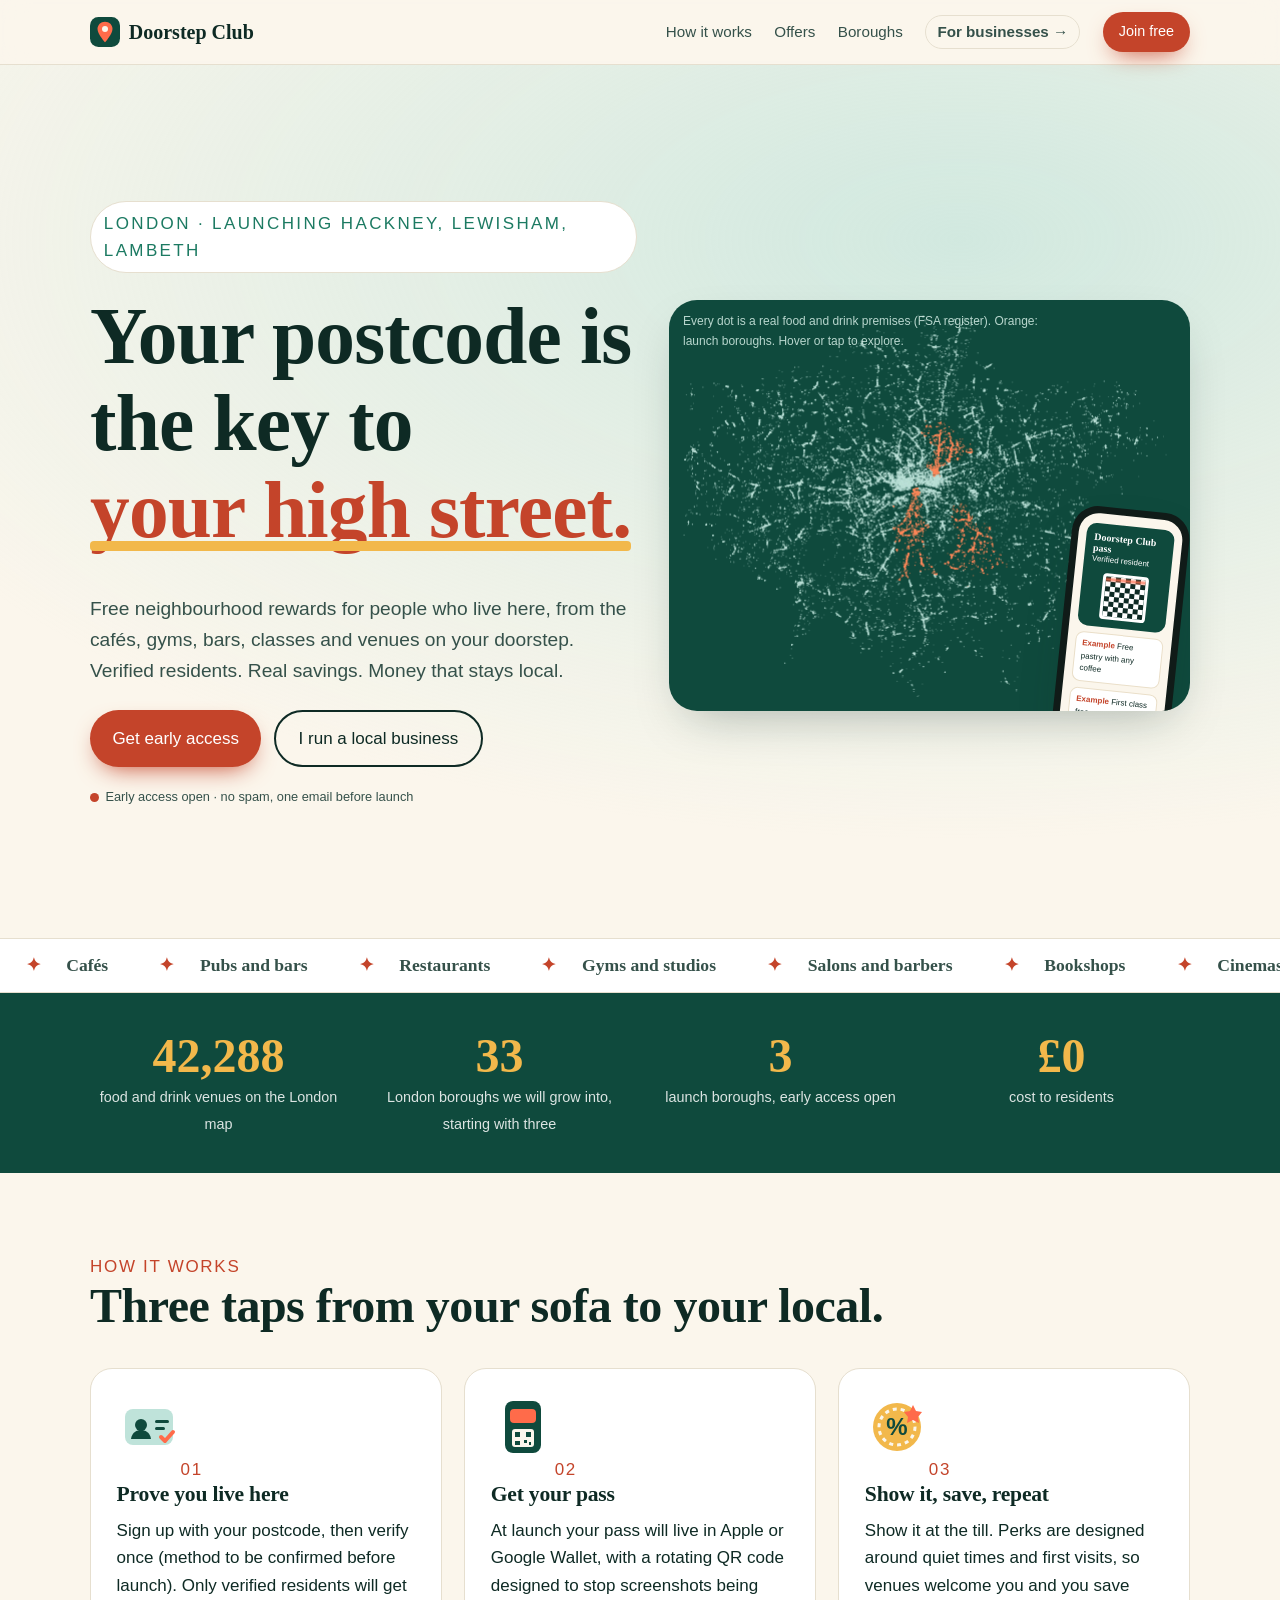
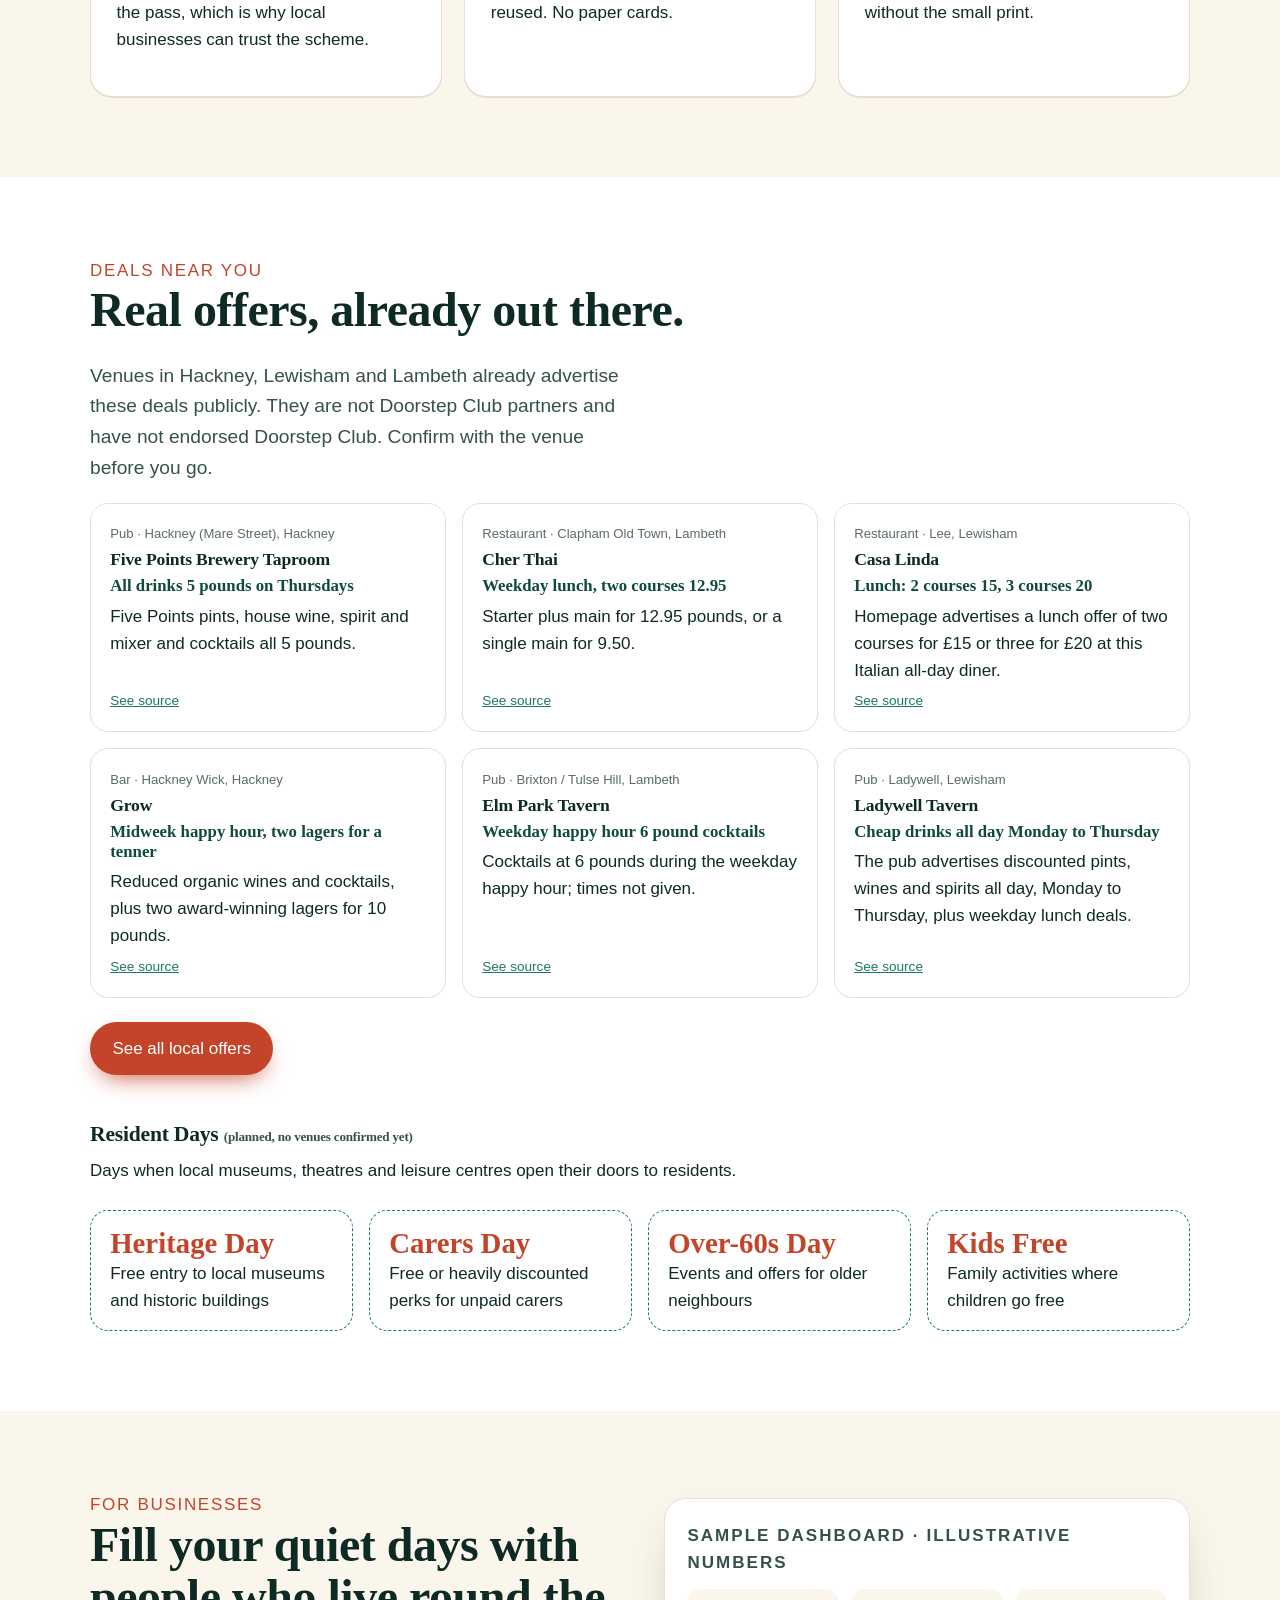
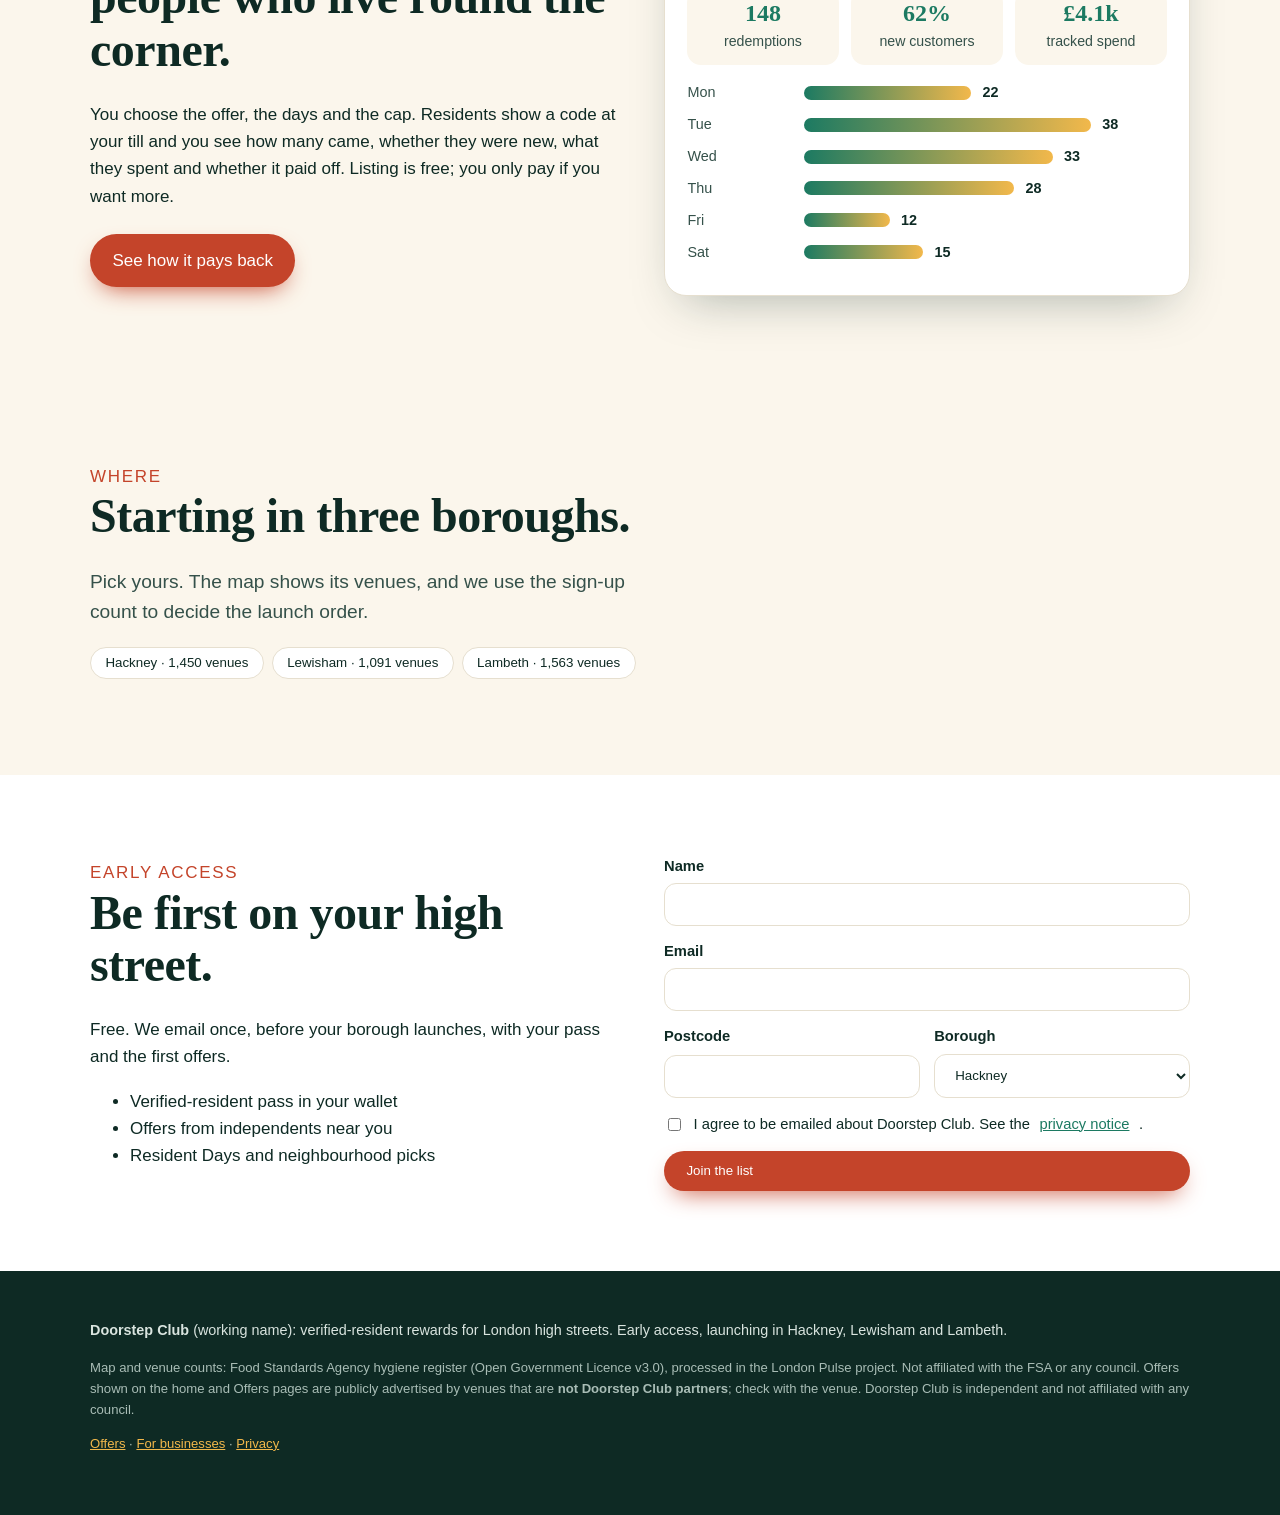
<file: site/index.html>
<!DOCTYPE html>
<html lang="en-GB">
<head>
<meta charset="utf-8">
<meta name="viewport" content="width=device-width,initial-scale=1">
<title>Doorstep Club: free rewards for London residents, from your own high street</title>
<meta name="description" content="Verified-resident rewards from local businesses. Launching in Hackney, Lewisham and Lambeth.">
<meta property="og:title" content="Doorstep Club: free rewards for London residents, from your own high street"><meta property="og:description" content="Verified-resident rewards from local businesses. Launching in Hackney, Lewisham and Lambeth."><meta property="og:type" content="website">

<meta name="theme-color" content="#0f4a3d">
<meta property="og:image" content="https://cloudcruncher.github.io/london-locals/img/og.png"><meta name="twitter:card" content="summary_large_image">
<link rel="icon" href="img/favicon.svg" type="image/svg+xml">
<link rel="stylesheet" href="css/style.css">
</head>
<body class="res">
<a class="sr" href="#main">Skip to content</a>
<header class="top"><div class="wrap">
<a class="logo" href="index.html" aria-label="Doorstep Club home"><svg viewBox="0 0 32 32" aria-hidden="true"><rect width="32" height="32" rx="9" fill="#0f4a3d"/><path d="M16 5c-4.6 0-8 3.4-8 7.8 0 5.3 8 14.2 8 14.2s8-8.9 8-14.2C24 8.4 20.6 5 16 5z" fill="#ff6b4a"/><circle cx="16" cy="12.8" r="3.2" fill="#fbf6ec"/></svg>Doorstep Club</a>
<nav class="main" aria-label="Main"><a class="hide-sm" href="index.html#how">How it works</a><a href="offers.html">Offers</a><a href="index.html#boroughs">Boroughs</a><a class="aud" href="business.html">For businesses &rarr;</a><a class="btn sm" href="index.html#join">Join free</a></nav>
</div></header>

<main id="main">
<section class="hero"><div class="wrap">
<div>
<span class="eyebrow">London &middot; launching Hackney, Lewisham, Lambeth</span>
<h1>Your postcode is the key to <em>your high street.</em></h1>
<p class="lead">Free neighbourhood rewards for people who live here, from the cafés, gyms, bars, classes and venues on your doorstep. Verified residents. Real savings. Money that stays local.</p>
<div class="cta"><a class="btn" href="#join">Get early access</a><a class="btn alt" href="business.html">I run a local business</a></div>
<span class="badge-live">Early access open &middot; no spam, one email before launch</span>
</div>
<div class="mapbox" >
<canvas id="map" role="img" aria-label="Animated dot map of every food and drink premises in London"></canvas>
<div class="tip" id="tip"></div>
<div class="mapnote">Every dot is a real food and drink premises (FSA register). Orange: launch boroughs. Hover or tap to explore.</div>
<div class="phone" aria-hidden="true"><div class="scr"><div class="pass"><b>Doorstep Club pass</b>Verified resident<div class="qr"></div></div><div class="mini"><i>Example</i> Free pastry with any coffee</div><div class="mini"><i>Example</i> First class free</div><div class="mini"><i>Example</i> 2-for-1 Tuesdays</div></div></div>
</div>
</div></section>
<div class="marquee" aria-hidden="true"><div><span>Cafés</span><span>Pubs and bars</span><span>Restaurants</span><span>Gyms and studios</span><span>Salons and barbers</span><span>Bookshops</span><span>Cinemas and theatres</span><span>Classes and workshops</span><span>Markets</span><span>Cafés</span><span>Pubs and bars</span><span>Restaurants</span><span>Gyms and studios</span><span>Salons and barbers</span><span>Bookshops</span><span>Cinemas and theatres</span><span>Classes and workshops</span><span>Markets</span></div></div>
<div class="stats"><div class="wrap">
<div><b data-count="42399">0</b><span>food and drink venues on the London map</span></div>
<div><b data-count="33">0</b><span>London boroughs we will grow into, starting with three</span></div>
<div><b data-count="3">0</b><span>launch boroughs, early access open</span></div>
<div><b data-pre="£" data-count="0">£0</b><span>cost to residents</span></div>
</div></div>

<section id="how"><div class="wrap">
<span class="num">HOW IT WORKS</span><h2 class="reveal">Three taps from your sofa to your local.</h2>
<div class="steps">
<div class="card reveal"><svg class="ico" viewBox="0 0 64 64" aria-hidden="true"><rect x="8" y="14" width="48" height="36" rx="8" fill="#bfe3da"/><circle cx="24" cy="30" r="6" fill="#0f4a3d"/><path d="M14 44c1-7 6-9 10-9s9 2 10 9z" fill="#0f4a3d"/><rect x="38" y="25" width="14" height="3" rx="1.5" fill="#0f4a3d"/><rect x="38" y="32" width="10" height="3" rx="1.5" fill="#0f4a3d"/><path d="M44 42l4 4 8-9" stroke="#ff6b4a" stroke-width="4" fill="none" stroke-linecap="round" stroke-linejoin="round"/></svg><span class="num">01</span><h3>Prove you live here</h3><p>Sign up with your postcode, then verify once (method to be confirmed before launch). Only verified residents will get the pass, which is why local businesses can trust the scheme.</p></div>
<div class="card reveal"><svg class="ico" viewBox="0 0 64 64" aria-hidden="true"><rect x="14" y="6" width="36" height="52" rx="8" fill="#0f4a3d"/><rect x="19" y="14" width="26" height="14" rx="4" fill="#ff6b4a"/><rect x="21" y="34" width="22" height="18" rx="3" fill="#fbf6ec"/><path d="M24 37h5v5h-5zM35 37h5v5h-5zM24 46h5v4h-5zM33 45h3v3h-3zM38 47h2v3h-2z" fill="#0f4a3d"/></svg><span class="num">02</span><h3>Get your pass</h3><p>At launch your pass will live in Apple or Google Wallet, with a rotating QR code designed to stop screenshots being reused. No paper cards.</p></div>
<div class="card reveal"><svg class="ico" viewBox="0 0 64 64" aria-hidden="true"><circle cx="32" cy="32" r="24" fill="#f2b84b"/><circle cx="32" cy="32" r="18" fill="none" stroke="#fbf6ec" stroke-width="3" stroke-dasharray="4 4"/><text x="32" y="40" text-anchor="middle" font-size="24" font-weight="700" font-family="Georgia" fill="#0f4a3d">%</text><path d="M48 10l3 6 6 1-4 5 1 6-6-3-6 3 1-6-4-5 6-1z" fill="#ff6b4a"/></svg><span class="num">03</span><h3>Show it, save, repeat</h3><p>Show it at the till. Perks are designed around quiet times and first visits, so venues welcome you and you save without the small print.</p></div>
</div></div></section>

<section id="offers" style="background:var(--paper)"><div class="wrap">
<span class="num">DEALS NEAR YOU</span><h2 class="reveal">Real offers, already out there.</h2>
<p class="lead">Venues in Hackney, Lewisham and Lambeth already advertise these deals publicly. They are not Doorstep Club partners and have not endorsed Doorstep Club. Confirm with the venue before you go.</p>
<div class="dir" id="teaser" aria-live="polite"></div>
<p style="margin-top:1.5rem"><a class="btn" href="offers.html">See all local offers</a></p>
<h3 style="margin-top:3rem">Resident Days <span class="fine">(planned, no venues confirmed yet)</span></h3>
<p>Days when local museums, theatres and leisure centres open their doors to residents.</p>
<div class="days">
<div class="day reveal"><b>Heritage Day</b>Free entry to local museums and historic buildings</div>
<div class="day reveal"><b>Carers Day</b>Free or heavily discounted perks for unpaid carers</div>
<div class="day reveal"><b>Over-60s Day</b>Events and offers for older neighbours</div>
<div class="day reveal"><b>Kids Free</b>Family activities where children go free</div>
</div>
</div></section>

<section><div class="wrap split">
<div>
<span class="num">FOR BUSINESSES</span><h2 class="reveal">Fill your quiet days with people who live round the corner.</h2>
<p>You choose the offer, the days and the cap. Residents show a code at your till and you see how many came, whether they were new, what they spent and whether it paid off. Listing is free; you only pay if you want more.</p>
<div class="cta"><a class="btn" href="business.html">See how it pays back</a></div>
</div>
<div class="dash reveal">
<h4>Sample dashboard &middot; illustrative numbers</h4>
<div class="kpis"><div><b>148</b><small>redemptions</small></div><div><b>62%</b><small>new customers</small></div><div><b>£4.1k</b><small>tracked spend</small></div></div>
<div class="bar"><span>Mon</span><i data-w="35"></i><b>22</b></div>
<div class="bar"><span>Tue</span><i data-w="60"></i><b>38</b></div>
<div class="bar"><span>Wed</span><i data-w="52"></i><b>33</b></div>
<div class="bar"><span>Thu</span><i data-w="44"></i><b>28</b></div>
<div class="bar"><span>Fri</span><i data-w="18"></i><b>12</b></div>
<div class="bar"><span>Sat</span><i data-w="25"></i><b>15</b></div>
</div>
</div></section>

<section id="boroughs"><div class="wrap">
<span class="num">WHERE</span><h2 class="reveal">Starting in three boroughs.</h2>
<p class="lead">Pick yours. The map shows its venues, and we use the sign-up count to decide the launch order.</p>
<div class="chips" id="bchips" role="group" aria-label="Borough"></div>
</div></section>

<section id="join" style="background:var(--paper)"><div class="wrap split">
<div><span class="num">EARLY ACCESS</span><h2>Be first on your high street.</h2><p>Free. We email once, before your borough launches, with your pass and the first offers.</p>
<ul><li>Verified-resident pass in your wallet</li><li>Offers from independents near you</li><li>Resident Days and neighbourhood picks</li></ul></div>
<form class="f" data-signup="resident" novalidate>
<label>Name<input name="name" autocomplete="name" required></label>
<label>Email<input name="email" type="email" autocomplete="email" required></label>
<div class="row"><label>Postcode<input name="postcode" autocomplete="postal-code" required></label>
<label>Borough<select name="borough" id="bsel"><option>Hackney</option><option>Lewisham</option><option>Lambeth</option><option>Another London borough</option></select></label></div>
<input name="website" tabindex="-1" autocomplete="off" style="position:absolute;left:-9999px" aria-hidden="true">
<label style="font-weight:400;display:flex;gap:.6rem"><input type="checkbox" name="consent" required style="width:auto">I agree to be emailed about Doorstep Club. See the <a href="privacy.html">privacy notice</a>.</label>
<button class="btn" type="submit">Join the list</button>
<div class="msg" role="status"></div>
</form>
</div></section>
</main>
<script src="config.js"></script>
<script src="js/model.js"></script>
<script src="js/map.js"></script>
<script src="js/main.js"></script>
<script src="js/teaser.js"></script>
<script>
(async()=>{
  const meta=await fetch('data/boroughs.json').then(r=>r.json()), M=LocalsModel;
  const chips=document.getElementById('bchips'),sel=document.getElementById('bsel');
  LOCALS.LAUNCH_BOROUGHS.forEach(n=>{const b=meta.boroughs.find(x=>x.name===n),c=document.createElement('button');c.type='button';c.className='chip';c.setAttribute('aria-pressed','false');
    c.textContent=n+' \u00b7 '+b.venues.toLocaleString('en-GB')+' venues';
    c.onclick=()=>{chips.querySelectorAll('.chip').forEach(x=>x.setAttribute('aria-pressed','false'));c.setAttribute('aria-pressed','true');sel.value=n;window.highlightBorough&&highlightBorough(n);document.querySelector('.hero').scrollIntoView({behavior:matchMedia('(prefers-reduced-motion: reduce)').matches?'auto':'smooth'})};chips.appendChild(c)});
})();
</script>
<footer><div class="wrap">
<p><b>Doorstep Club</b> (working name): verified-resident rewards for London high streets. Early access, launching in Hackney, Lewisham and Lambeth.</p>
<p class="fine">Map and venue counts: Food Standards Agency hygiene register (Open Government Licence v3.0), processed in the London Pulse project. Not affiliated with the FSA or any council. Offers shown on the home and Offers pages are publicly advertised by venues that are <b>not Doorstep Club partners</b>; check with the venue. Doorstep Club is independent and not affiliated with any council.</p>
<p class="fine"><a href="offers.html">Offers</a> &middot; <a href="business.html">For businesses</a> &middot; <a href="privacy.html">Privacy</a></p>
</div></footer>
</body></html>
</file>
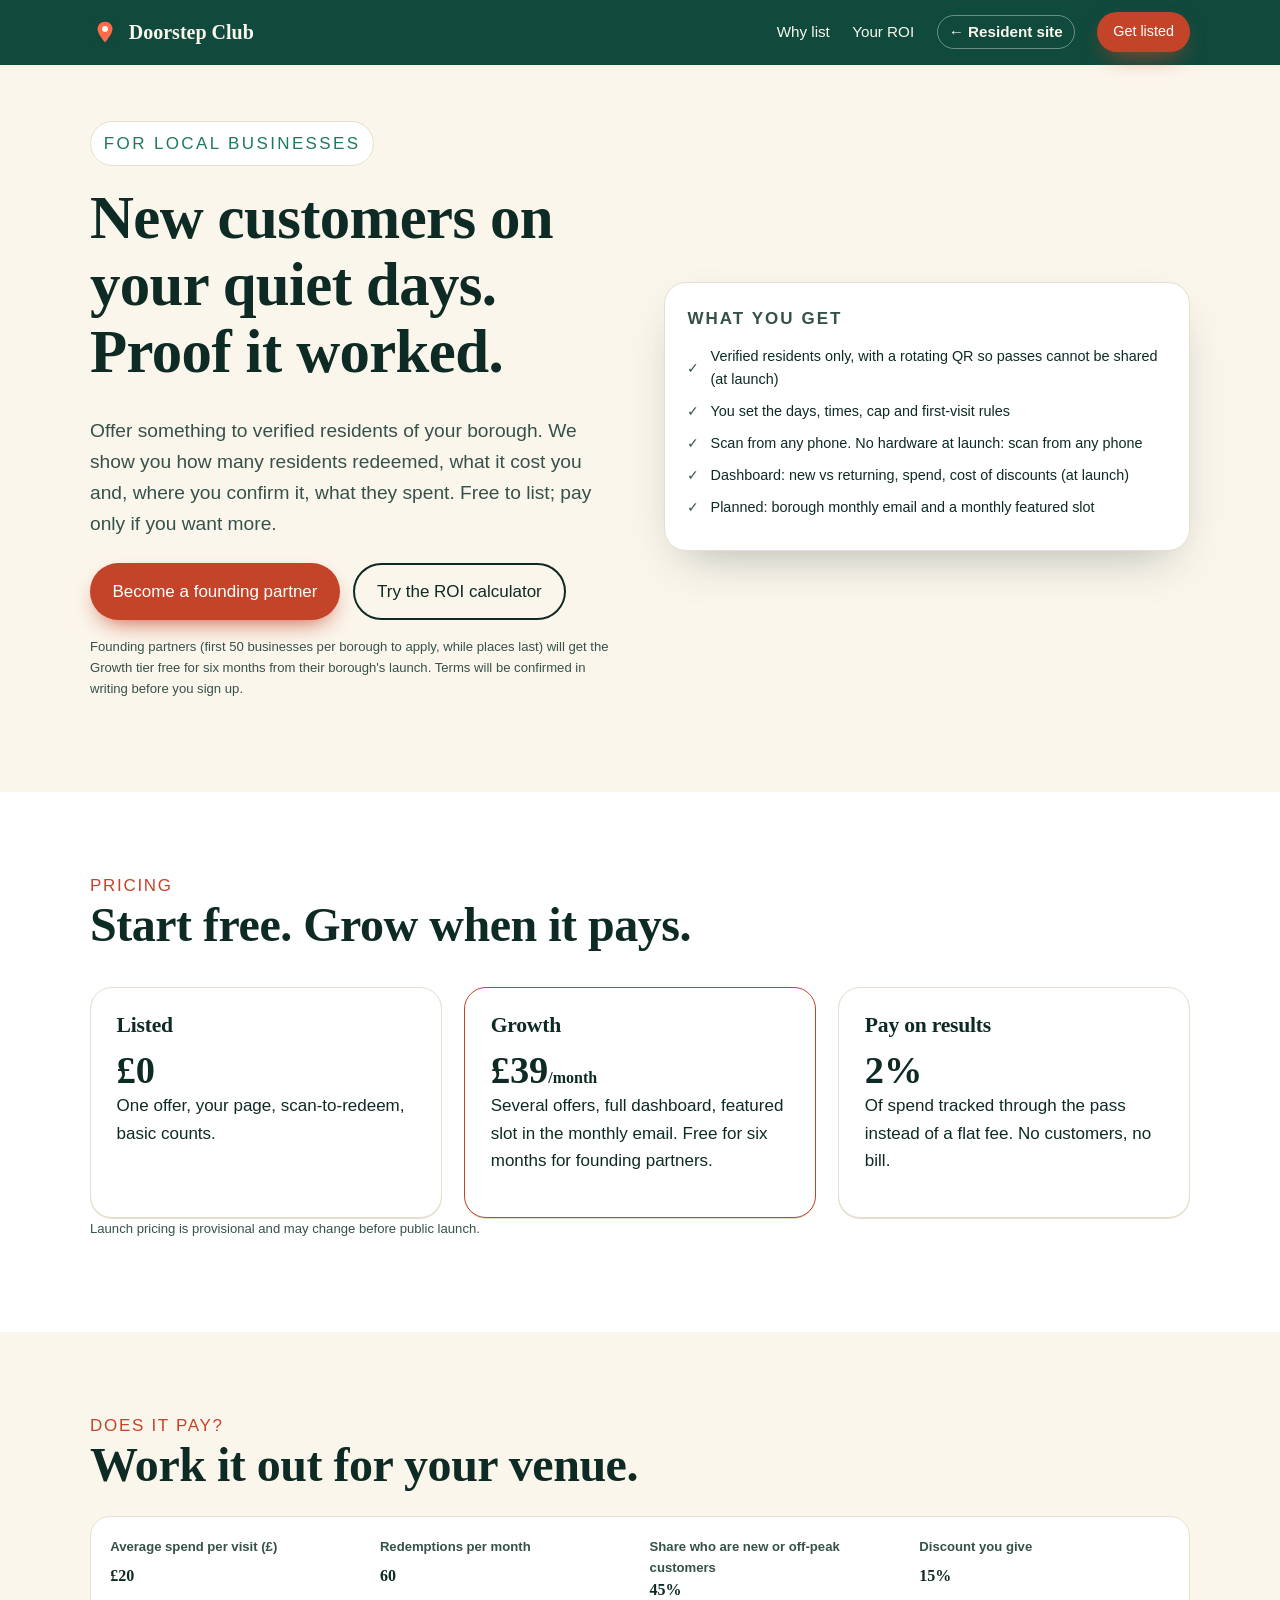
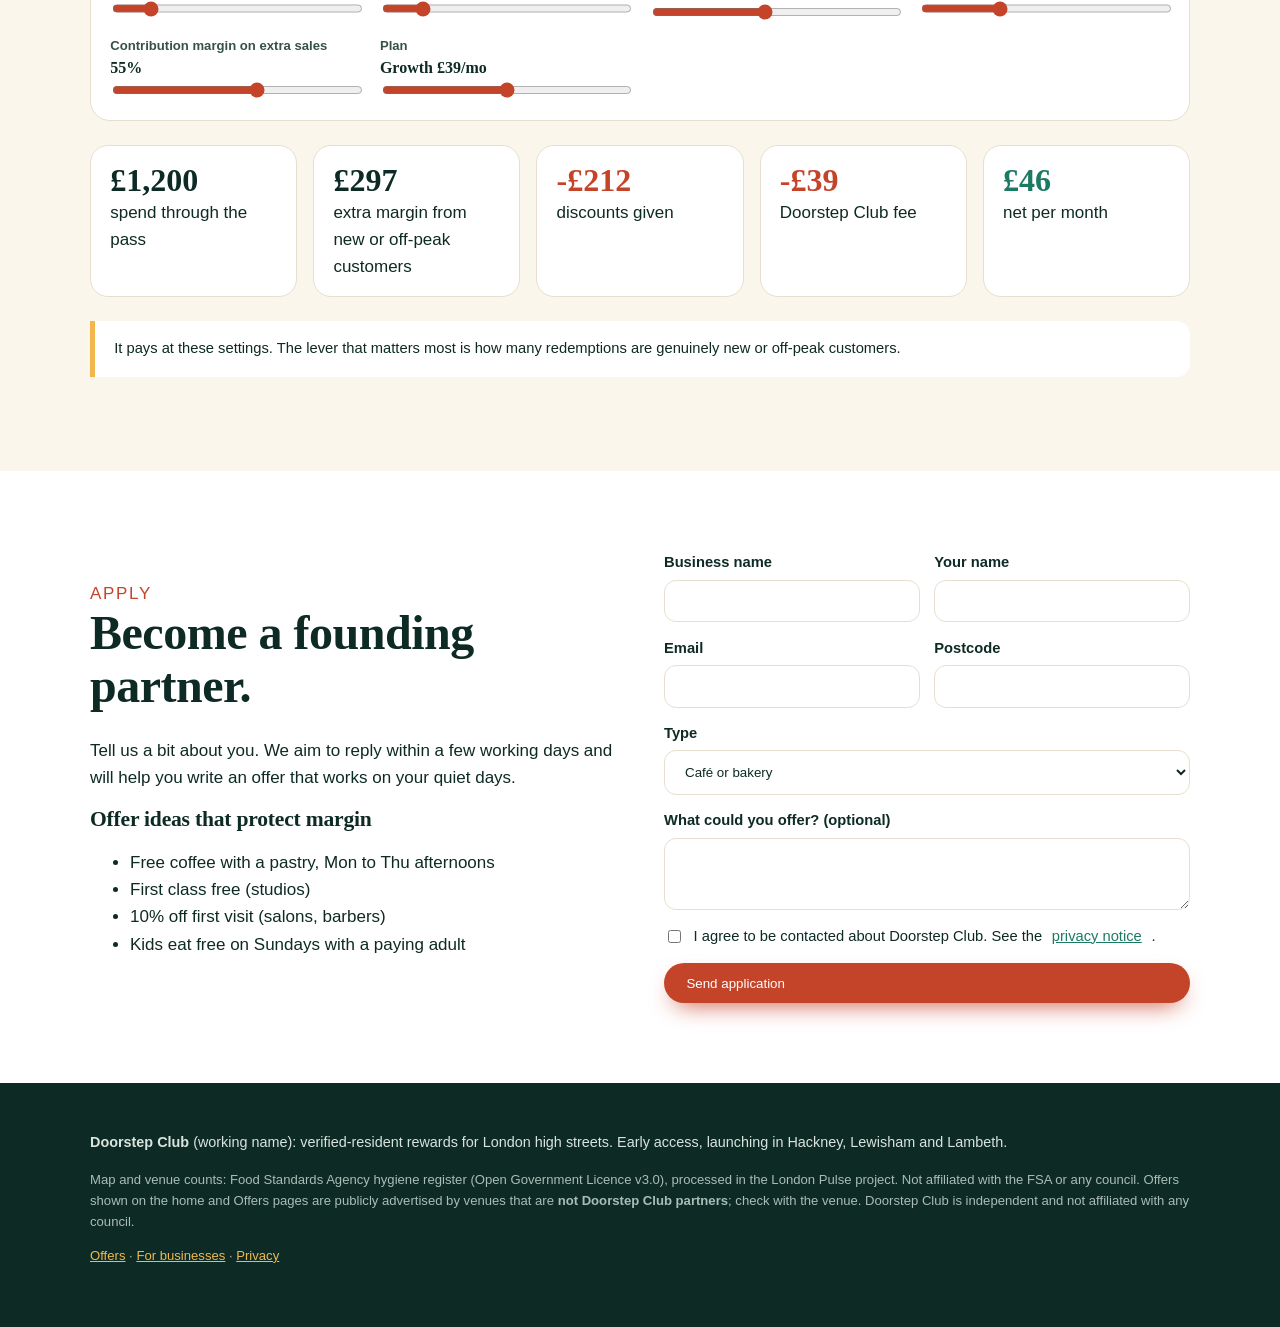
<file: site/business.html>
<!DOCTYPE html>
<html lang="en-GB">
<head>
<meta charset="utf-8">
<meta name="viewport" content="width=device-width,initial-scale=1">
<title>Doorstep Club for businesses: new local customers, with proof</title>
<meta name="description" content="Offer deals to verified residents of your borough and see exactly what it earns you.">
<meta property="og:title" content="Doorstep Club for businesses: new local customers, with proof"><meta property="og:description" content="Offer deals to verified residents of your borough and see exactly what it earns you."><meta property="og:type" content="website">

<meta name="theme-color" content="#0f4a3d">
<meta property="og:image" content="https://cloudcruncher.github.io/london-locals/img/og.png"><meta name="twitter:card" content="summary_large_image">
<link rel="icon" href="img/favicon.svg" type="image/svg+xml">
<link rel="stylesheet" href="css/style.css">
</head>
<body class="biz">
<a class="sr" href="#main">Skip to content</a>
<header class="top"><div class="wrap">
<a class="logo" href="index.html" aria-label="Doorstep Club home"><svg viewBox="0 0 32 32" aria-hidden="true"><rect width="32" height="32" rx="9" fill="#0f4a3d"/><path d="M16 5c-4.6 0-8 3.4-8 7.8 0 5.3 8 14.2 8 14.2s8-8.9 8-14.2C24 8.4 20.6 5 16 5z" fill="#ff6b4a"/><circle cx="16" cy="12.8" r="3.2" fill="#fbf6ec"/></svg>Doorstep Club</a>
<nav class="main" aria-label="Main"><a href="business.html">Why list</a><a href="business.html#roi">Your ROI</a><a class="aud" href="index.html">&larr; Resident site</a><a class="btn sm" href="business.html#apply">Get listed</a></nav>
</div></header>

<main id="main">
<section style="padding-top:3.5rem"><div class="wrap split">
<div>
<span class="eyebrow">For local businesses</span>
<h1 style="font-size:clamp(2.2rem,5vw,3.8rem)">New customers on your quiet days. Proof it worked.</h1>
<p class="lead">Offer something to verified residents of your borough. We show you how many residents redeemed, what it cost you and, where you confirm it, what they spent. Free to list; pay only if you want more.</p>
<div class="cta"><a class="btn" href="#apply">Become a founding partner</a><a class="btn alt" href="#roi">Try the ROI calculator</a></div>
<p class="fine">Founding partners (first 50 businesses per borough to apply, while places last) will get the Growth tier free for six months from their borough's launch. Terms will be confirmed in writing before you sign up.</p>
</div>
<div class="dash"><h4>What you get</h4>
<div class="bar"><span style="width:auto">&#10003;</span> Verified residents only, with a rotating QR so passes cannot be shared (at launch)</div>
<div class="bar"><span style="width:auto">&#10003;</span> You set the days, times, cap and first-visit rules</div>
<div class="bar"><span style="width:auto">&#10003;</span> Scan from any phone. No hardware at launch: scan from any phone</div>
<div class="bar"><span style="width:auto">&#10003;</span> Dashboard: new vs returning, spend, cost of discounts (at launch)</div>
<div class="bar"><span style="width:auto">&#10003;</span> Planned: borough monthly email and a monthly featured slot</div></div>
</div></section>

<section style="background:var(--paper)"><div class="wrap">
<span class="num">PRICING</span><h2>Start free. Grow when it pays.</h2>
<div class="steps">
<div class="card"><h3>Listed</h3><div class="big" style="font:700 2.4rem Georgia,serif">£0</div><p>One offer, your page, scan-to-redeem, basic counts.</p></div>
<div class="card" style="border-color:var(--coral)"><h3>Growth</h3><div class="big" style="font:700 2.4rem Georgia,serif">£39<small style="font-size:1rem">/month</small></div><p>Several offers, full dashboard, featured slot in the monthly email. Free for six months for founding partners.</p></div>
<div class="card"><h3>Pay on results</h3><div class="big" style="font:700 2.4rem Georgia,serif">2%</div><p>Of spend tracked through the pass instead of a flat fee. No customers, no bill.</p></div>
</div>
<p class="fine">Launch pricing is provisional and may change before public launch.</p>
</div></section>

<section id="roi"><div class="wrap">
<span class="num">DOES IT PAY?</span><h2>Work it out for your venue.</h2>
<div class="ctl" id="roictl"></div>
<div class="hl" id="roiout"></div>
<p class="note" id="roinote"></p>
</div></section>

<section id="apply" style="background:var(--paper)"><div class="wrap split">
<div><span class="num">APPLY</span><h2>Become a founding partner.</h2><p>Tell us a bit about you. We aim to reply within a few working days and will help you write an offer that works on your quiet days.</p>
<h3>Offer ideas that protect margin</h3><ul><li>Free coffee with a pastry, Mon to Thu afternoons</li><li>First class free (studios)</li><li>10% off first visit (salons, barbers)</li><li>Kids eat free on Sundays with a paying adult</li></ul></div>
<form class="f" data-signup="business" novalidate>
<div class="row"><label>Business name<input name="business" required></label><label>Your name<input name="name" required></label></div>
<div class="row"><label>Email<input name="email" type="email" required></label><label>Postcode<input name="postcode" required></label></div>
<label>Type<select name="type"><option>Café or bakery</option><option>Restaurant or takeaway</option><option>Pub or bar</option><option>Gym or studio</option><option>Salon or barber</option><option>Shop</option><option>Venue or attraction</option><option>Other</option></select></label>
<label>What could you offer? (optional)<textarea name="offer" rows="3"></textarea></label>
<input name="website" tabindex="-1" autocomplete="off" style="position:absolute;left:-9999px" aria-hidden="true">
<label style="font-weight:400;display:flex;gap:.6rem"><input type="checkbox" name="consent" required style="width:auto">I agree to be contacted about Doorstep Club. See the <a href="privacy.html">privacy notice</a>.</label>
<button class="btn" type="submit">Send application</button><div class="msg" role="status"></div>
</form>
</div></section>
</main>
<script src="config.js"></script>
<script src="js/main.js"></script>
<script>
(()=>{
 const f=[['avg','Average spend per visit (£)',5,120,1,20,v=>'£'+v],['vis','Redemptions per month',5,400,5,60,v=>v],['neu','Share who are new or off-peak customers',0,100,1,45,v=>v+'%'],['dis','Discount you give',0,50,1,15,v=>v+'%'],['mar','Contribution margin on extra sales',20,80,1,55,v=>v+'%'],['fee','Plan',0,2,1,1,v=>['Listed (free)','Growth £39/mo','Pay 2% of tracked spend'][v]]];
 const c=document.getElementById('roictl'),S={};
 f.forEach(([id,l,mn,mx,st,d,fmt])=>{S[id]=d;const e=document.createElement('label');e.innerHTML=`${l}<output></output><input type="range" min="${mn}" max="${mx}" step="${st}" value="${d}">`;c.appendChild(e);
  const o=e.querySelector('output'),i=e.querySelector('input');const u=()=>{S[id]=+i.value;o.textContent=fmt(S[id]);calc()};i.oninput=u;o.textContent=fmt(d)});
 function calc(){
  const spend=S.vis*S.avg, listPrice=S.avg/(1-S.dis/100), disc=S.vis*(listPrice-S.avg);
  const extra=spend*S.neu/100*S.mar/100, fee=S.fee==1?39:S.fee==2?spend*.02:0, net=extra-disc-fee;
  const g=n=>(n<0?'-':'')+'£'+Math.round(Math.abs(n)).toLocaleString('en-GB');
  document.getElementById('roiout').innerHTML=`<div><b>${g(spend)}</b>spend through the pass</div><div><b>${g(extra)}</b>extra margin from new or off-peak customers</div><div><b class="neg">-${g(disc)}</b>discounts given</div><div><b class="neg">-${g(fee)}</b>Doorstep Club fee</div><div><b class="${net>=0?'pos':'neg'}">${g(net)}</b>net per month</div>`;
  document.getElementById('roinote').textContent=net>=0?'It pays at these settings. The lever that matters most is how many redemptions are genuinely new or off-peak customers.':'It does not pay at these settings. Lower the discount, restrict to quiet times or first visits, or only count customers you would not have had anyway.';
 }
 calc();
})();
</script>
<footer><div class="wrap">
<p><b>Doorstep Club</b> (working name): verified-resident rewards for London high streets. Early access, launching in Hackney, Lewisham and Lambeth.</p>
<p class="fine">Map and venue counts: Food Standards Agency hygiene register (Open Government Licence v3.0), processed in the London Pulse project. Not affiliated with the FSA or any council. Offers shown on the home and Offers pages are publicly advertised by venues that are <b>not Doorstep Club partners</b>; check with the venue. Doorstep Club is independent and not affiliated with any council.</p>
<p class="fine"><a href="offers.html">Offers</a> &middot; <a href="business.html">For businesses</a> &middot; <a href="privacy.html">Privacy</a></p>
</div></footer>
</body></html>
</file>
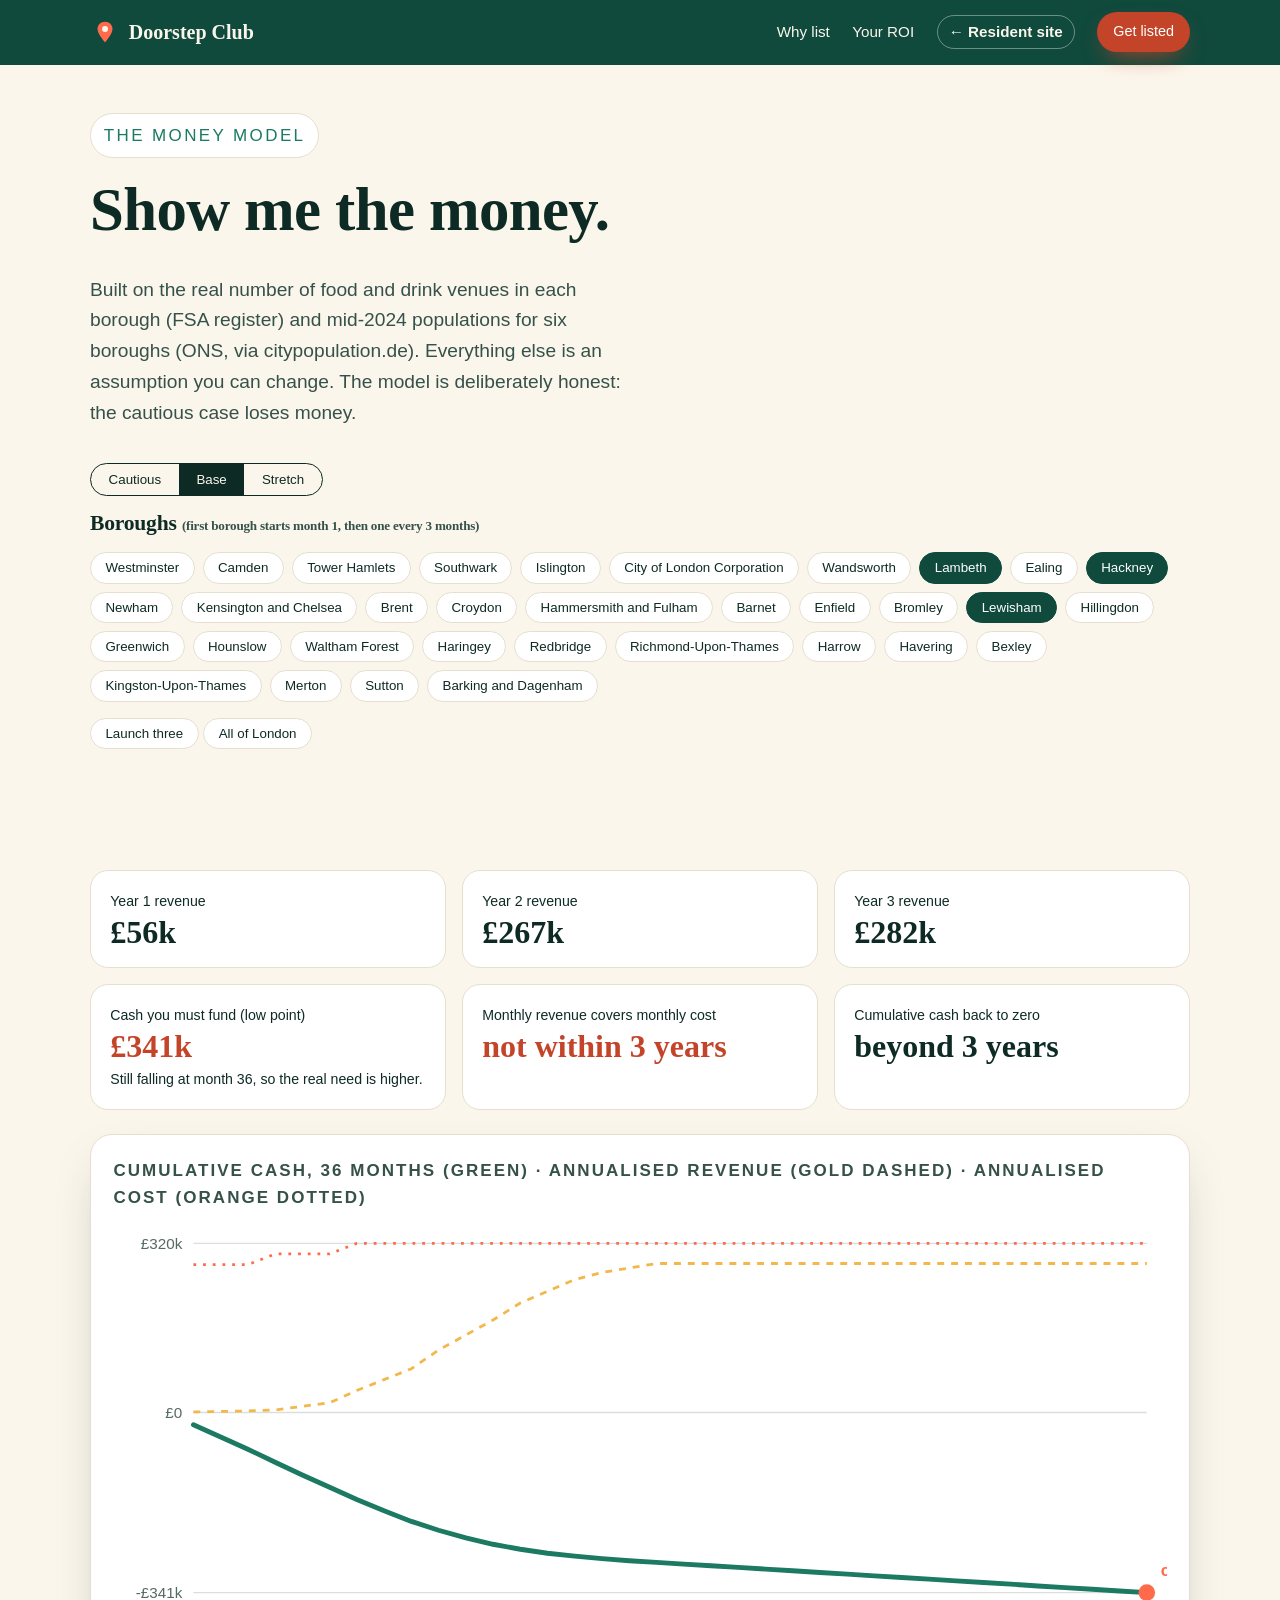
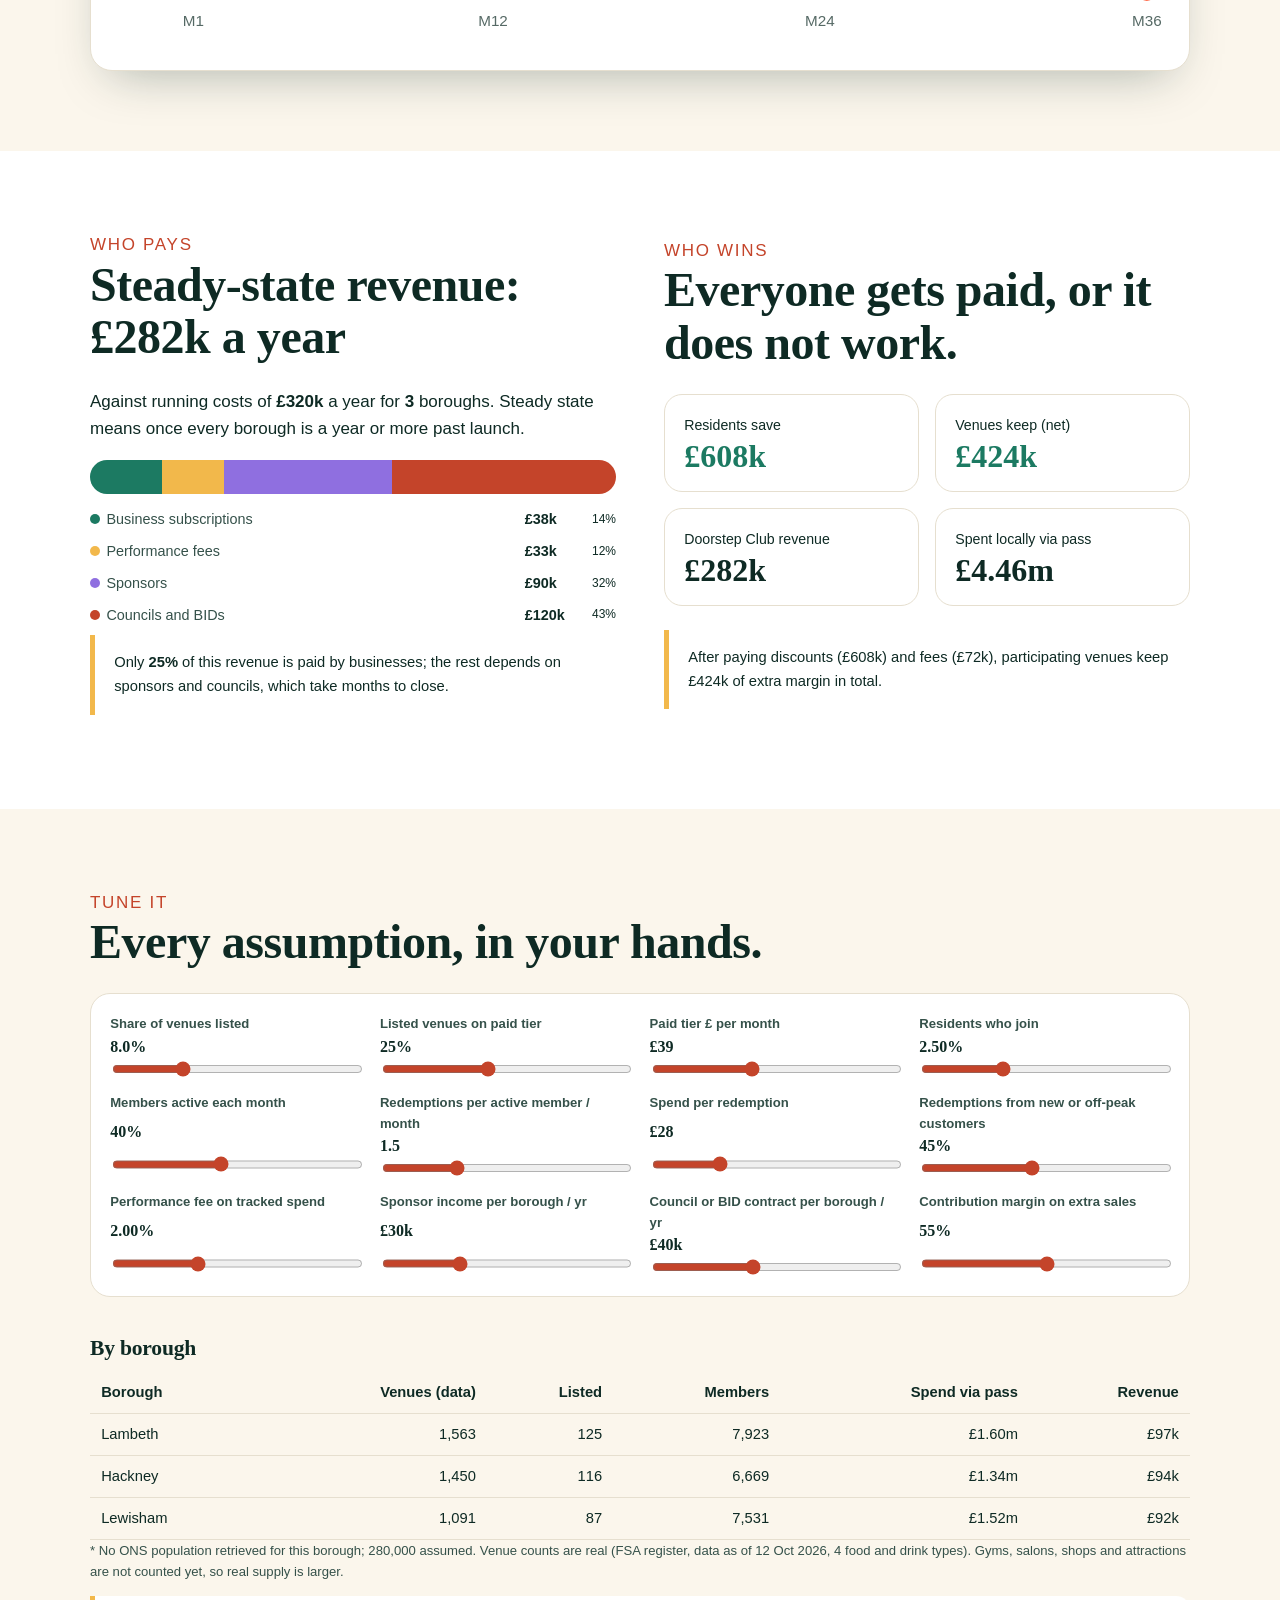
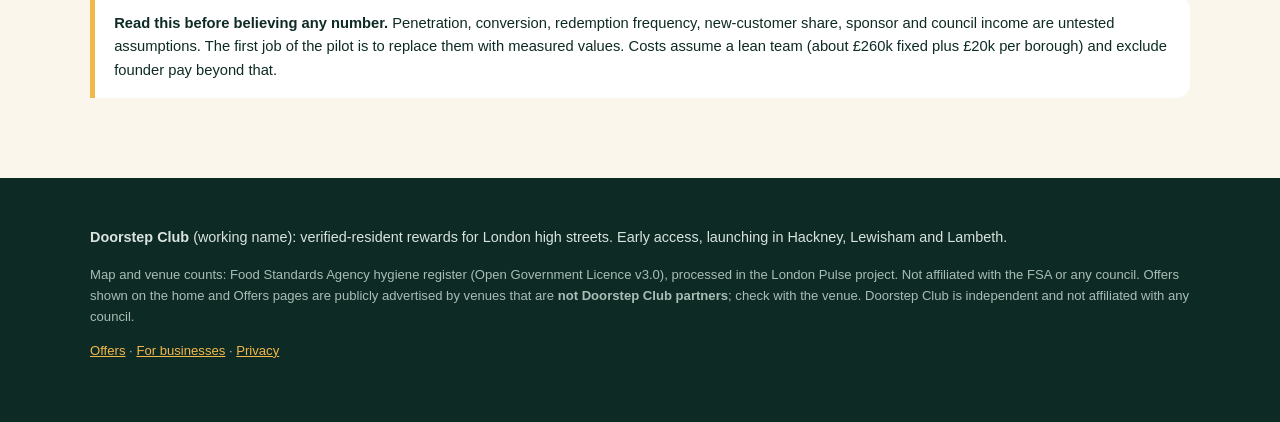
<file: site/money.html>
<!DOCTYPE html>
<html lang="en-GB">
<head>
<meta charset="utf-8">
<meta name="viewport" content="width=device-width,initial-scale=1">
<title>Doorstep Club: the money model</title>
<meta name="description" content="Partner briefing: modelled business case built on real London venue data.">
<meta property="og:title" content="Doorstep Club: the money model"><meta property="og:description" content="Partner briefing: modelled business case built on real London venue data."><meta property="og:type" content="website">
<meta name="robots" content="noindex">
<meta name="theme-color" content="#0f4a3d">
<meta property="og:image" content="https://cloudcruncher.github.io/london-locals/img/og.png"><meta name="twitter:card" content="summary_large_image">
<link rel="icon" href="img/favicon.svg" type="image/svg+xml">
<link rel="stylesheet" href="css/style.css">
</head>
<body class="biz">
<a class="sr" href="#main">Skip to content</a>
<header class="top"><div class="wrap">
<a class="logo" href="index.html" aria-label="Doorstep Club home"><svg viewBox="0 0 32 32" aria-hidden="true"><rect width="32" height="32" rx="9" fill="#0f4a3d"/><path d="M16 5c-4.6 0-8 3.4-8 7.8 0 5.3 8 14.2 8 14.2s8-8.9 8-14.2C24 8.4 20.6 5 16 5z" fill="#ff6b4a"/><circle cx="16" cy="12.8" r="3.2" fill="#fbf6ec"/></svg>Doorstep Club</a>
<nav class="main" aria-label="Main"><a href="business.html">Why list</a><a href="business.html#roi">Your ROI</a><a class="aud" href="index.html">&larr; Resident site</a><a class="btn sm" href="business.html#apply">Get listed</a></nav>
</div></header>

<main id="main">
<section style="padding-top:3rem"><div class="wrap">
<span class="eyebrow">The money model</span>
<h1 style="font-size:clamp(2.2rem,5vw,3.8rem)">Show me the money.</h1>
<p class="lead">Built on the real number of food and drink venues in each borough (FSA register) and mid-2024 populations for six boroughs (ONS, via citypopulation.de). Everything else is an assumption you can change. The model is deliberately honest: the cautious case loses money.</p>
<div class="seg" role="group" aria-label="Scenario"><button data-s="cautious" aria-pressed="false">Cautious</button><button data-s="base" aria-pressed="true">Base</button><button data-s="stretch" aria-pressed="false">Stretch</button></div>
<h3>Boroughs <small class="fine">(first borough starts month 1, then one every 3 months)</small></h3>
<div class="chips" id="chips"></div>
<p><button class="chip" id="launch3" type="button">Launch three</button> <button class="chip" id="allLondon" type="button">All of London</button></p>
</div></section>

<section style="padding-top:0"><div class="wrap">
<div class="hl three">
<div><small>Year 1 revenue</small><b id="y1">&hellip;</b></div>
<div><small>Year 2 revenue</small><b id="y2">&hellip;</b></div>
<div><small>Year 3 revenue</small><b id="y3">&hellip;</b></div>
<div><small>Cash you must fund (low point)</small><b id="peak" class="neg">&hellip;</b><small id="peakNote"></small></div>
<div><small>Monthly revenue covers monthly cost</small><b id="be">&hellip;</b></div>
<div><small>Cumulative cash back to zero</small><b id="payback">&hellip;</b></div>
</div>
<div class="dash"><h4>Cumulative cash, 36 months (green) &middot; annualised revenue (gold dashed) &middot; annualised cost (orange dotted)</h4><div id="chart"></div></div>
</div></section>

<section style="background:var(--paper)"><div class="wrap split">
<div><span class="num">WHO PAYS</span><h2>Steady-state revenue: <span id="rev"></span> a year</h2><p>Against running costs of <b id="cost"></b> a year for <b id="nb"></b> boroughs. Steady state means once every borough is a year or more past launch.</p>
<div id="streams"></div><p class="note" id="mix"></p></div>
<div><span class="num">WHO WINS</span><h2>Everyone gets paid, or it does not work.</h2>
<div class="hl" style="grid-template-columns:1fr 1fr">
<div><small>Residents save</small><b id="w_res" class="pos">&hellip;</b></div>
<div><small>Venues keep (net)</small><b id="w_biz">&hellip;</b></div>
<div><small>Doorstep Club revenue</small><b id="w_us">&hellip;</b></div>
<div><small>Spent locally via pass</small><b id="w_track">&hellip;</b></div>
</div><p class="note" id="bizNote"></p></div>
</div></section>

<section><div class="wrap">
<span class="num">TUNE IT</span><h2>Every assumption, in your hands.</h2>
<div class="ctl" id="sliders"></div>
<h3 style="margin-top:2.5rem">By borough</h3>
<div class="tblwrap"><table class="tbl"><thead><tr><th>Borough</th><th>Venues (data)</th><th>Listed</th><th>Members</th><th>Spend via pass</th><th>Revenue</th></tr></thead><tbody id="tbody"></tbody></table></div>
<p class="fine">* No ONS population retrieved for this borough; 280,000 assumed. Venue counts are real (FSA register, data as of <span class="asof"></span>, 4 food and drink types). Gyms, salons, shops and attractions are not counted yet, so real supply is larger.</p>
<div class="note"><b>Read this before believing any number.</b> Penetration, conversion, redemption frequency, new-customer share, sponsor and council income are untested assumptions. The first job of the pilot is to replace them with measured values. Costs assume a lean team (about £260k fixed plus £20k per borough) and exclude founder pay beyond that.</div>
</div></section>
</main>
<script src="config.js"></script>
<script src="js/model.js"></script>
<script src="js/main.js"></script>
<script src="js/money.js"></script>
<footer><div class="wrap">
<p><b>Doorstep Club</b> (working name): verified-resident rewards for London high streets. Early access, launching in Hackney, Lewisham and Lambeth.</p>
<p class="fine">Map and venue counts: Food Standards Agency hygiene register (Open Government Licence v3.0), processed in the London Pulse project. Not affiliated with the FSA or any council. Offers shown on the home and Offers pages are publicly advertised by venues that are <b>not Doorstep Club partners</b>; check with the venue. Doorstep Club is independent and not affiliated with any council.</p>
<p class="fine"><a href="offers.html">Offers</a> &middot; <a href="business.html">For businesses</a> &middot; <a href="privacy.html">Privacy</a></p>
</div></footer>
</body></html>
</file>
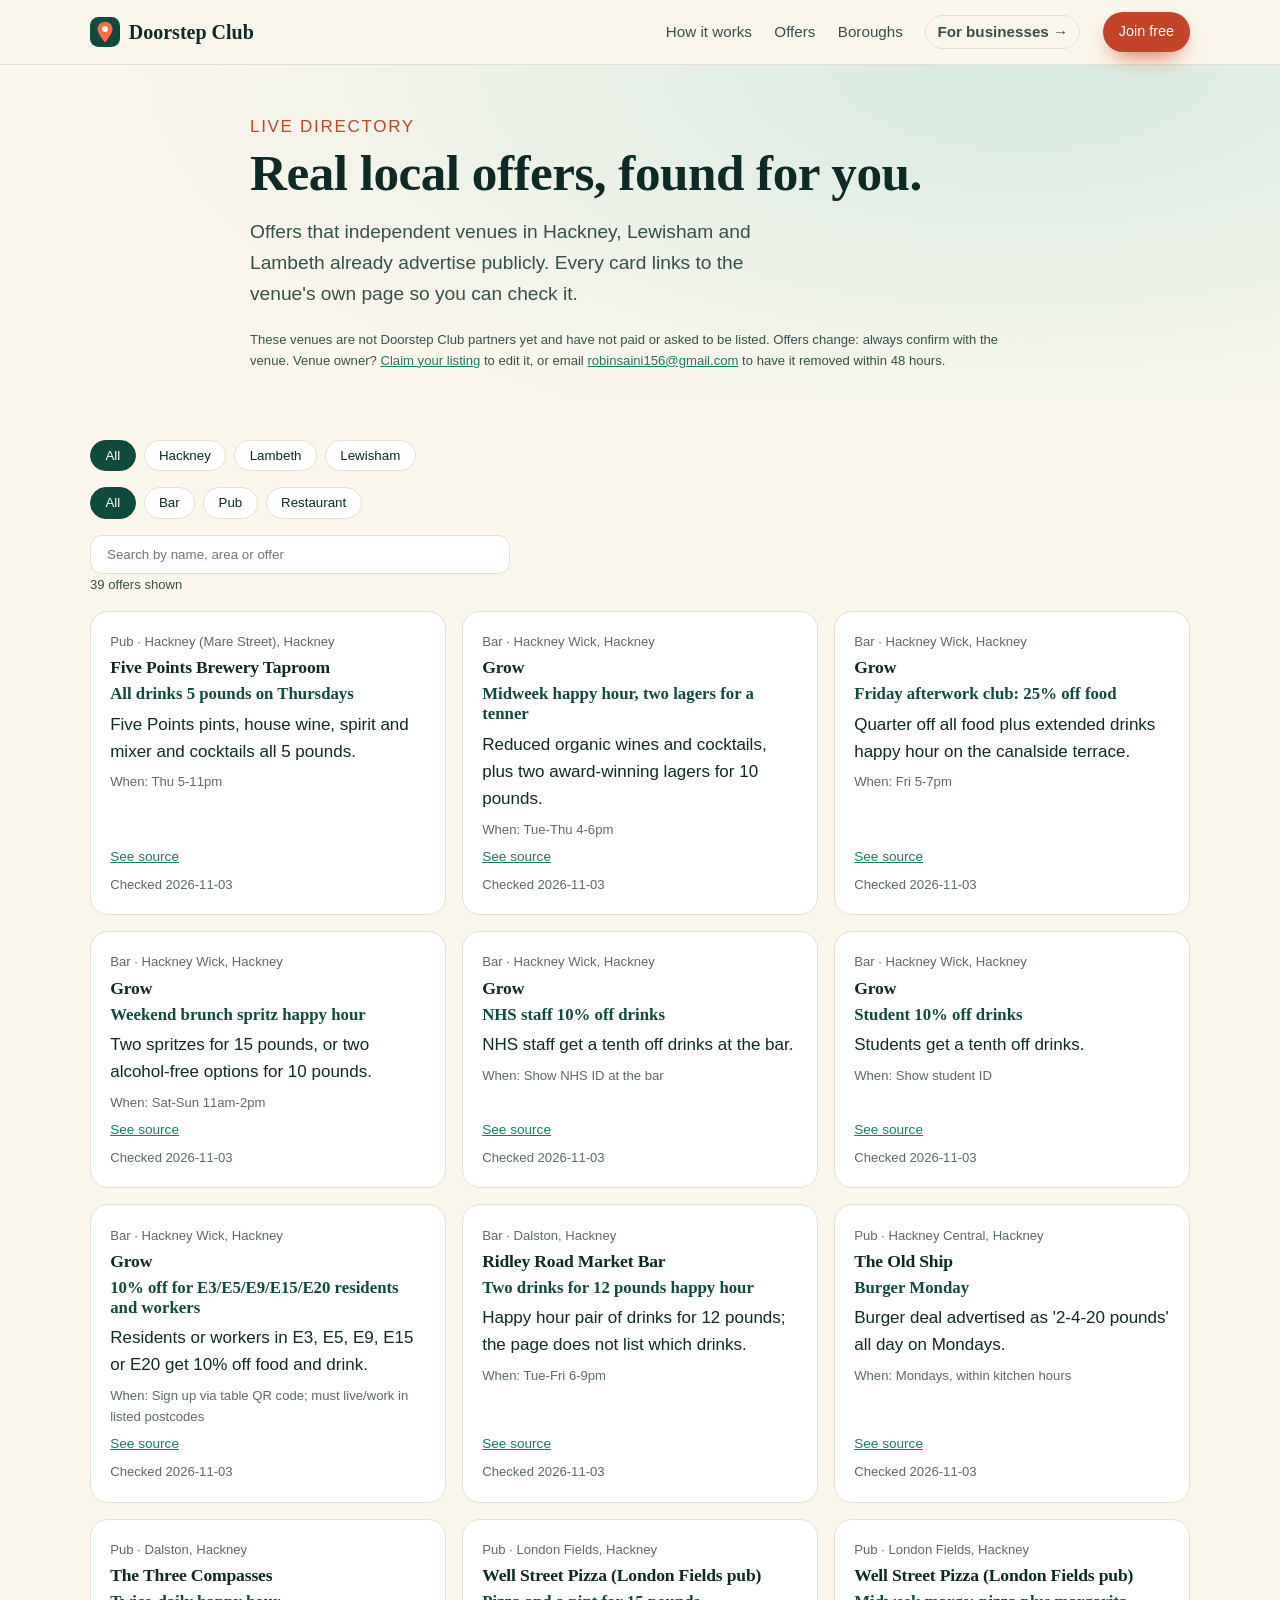
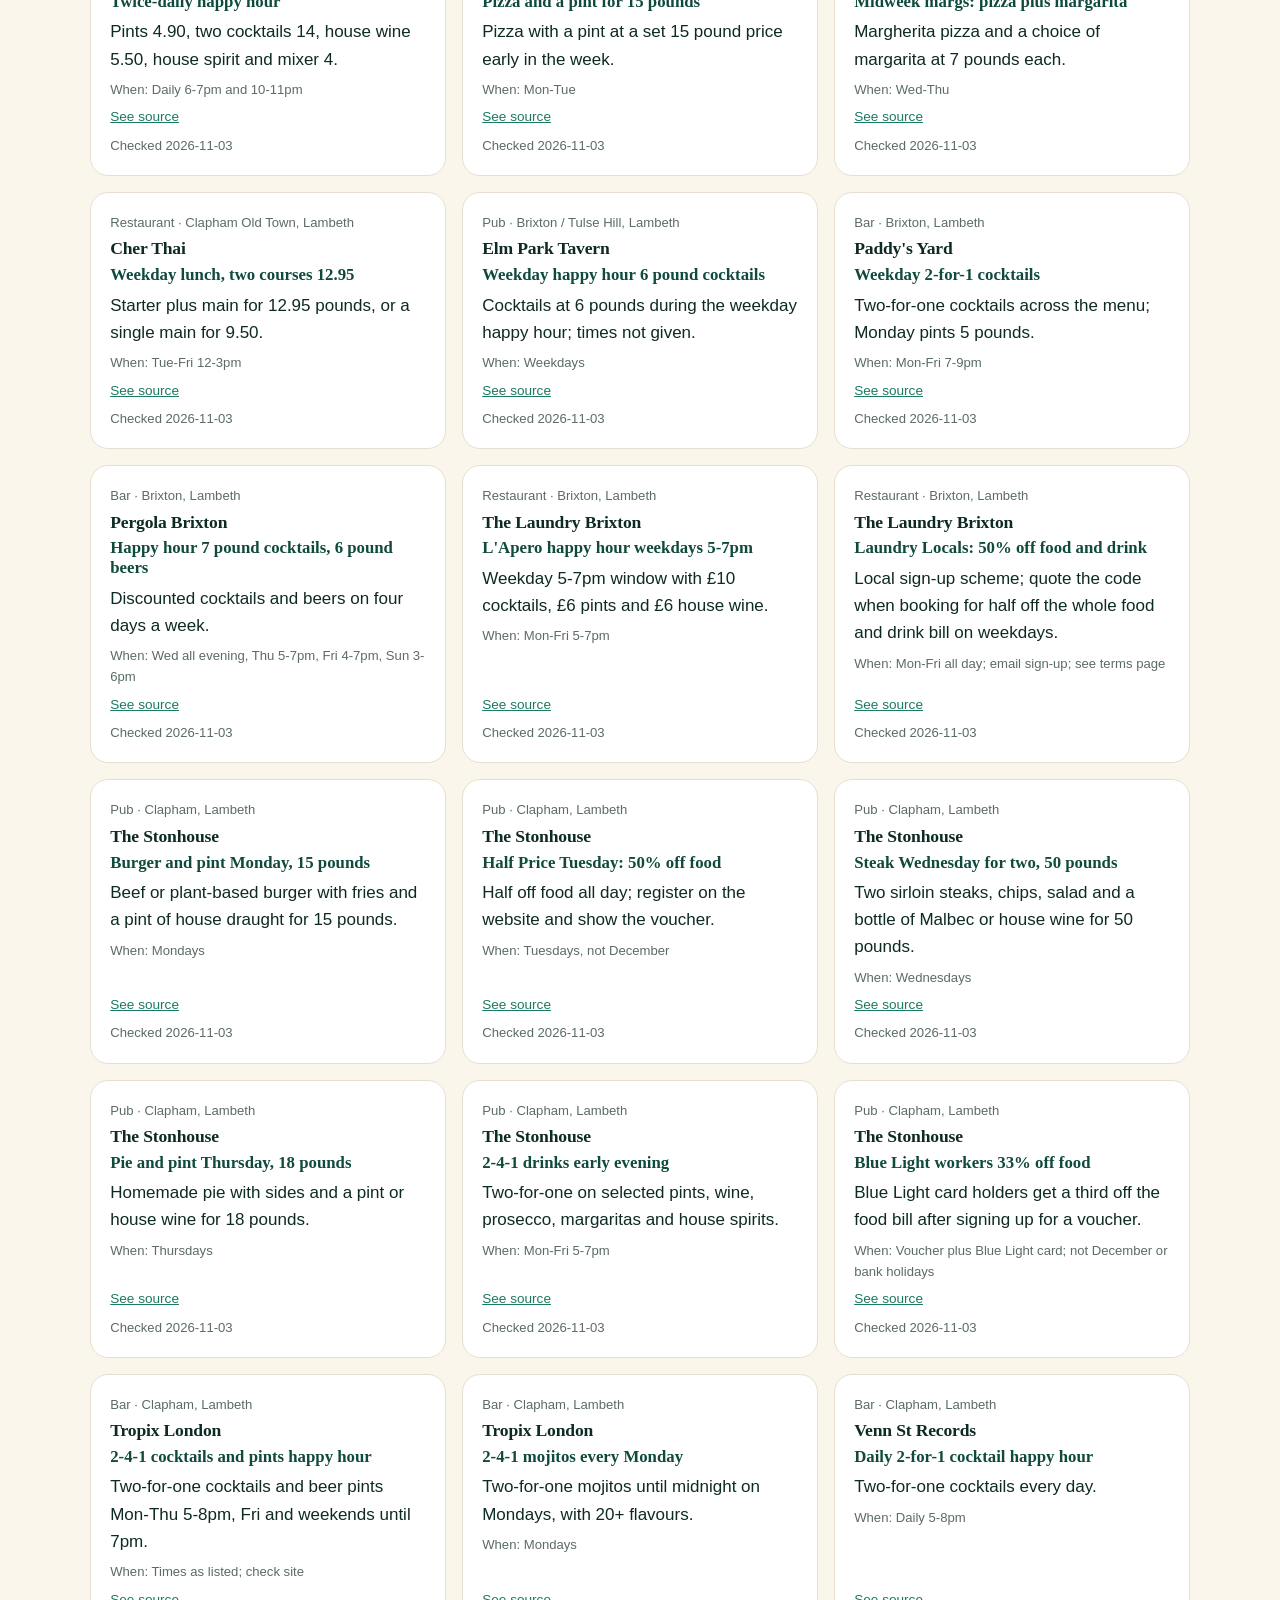
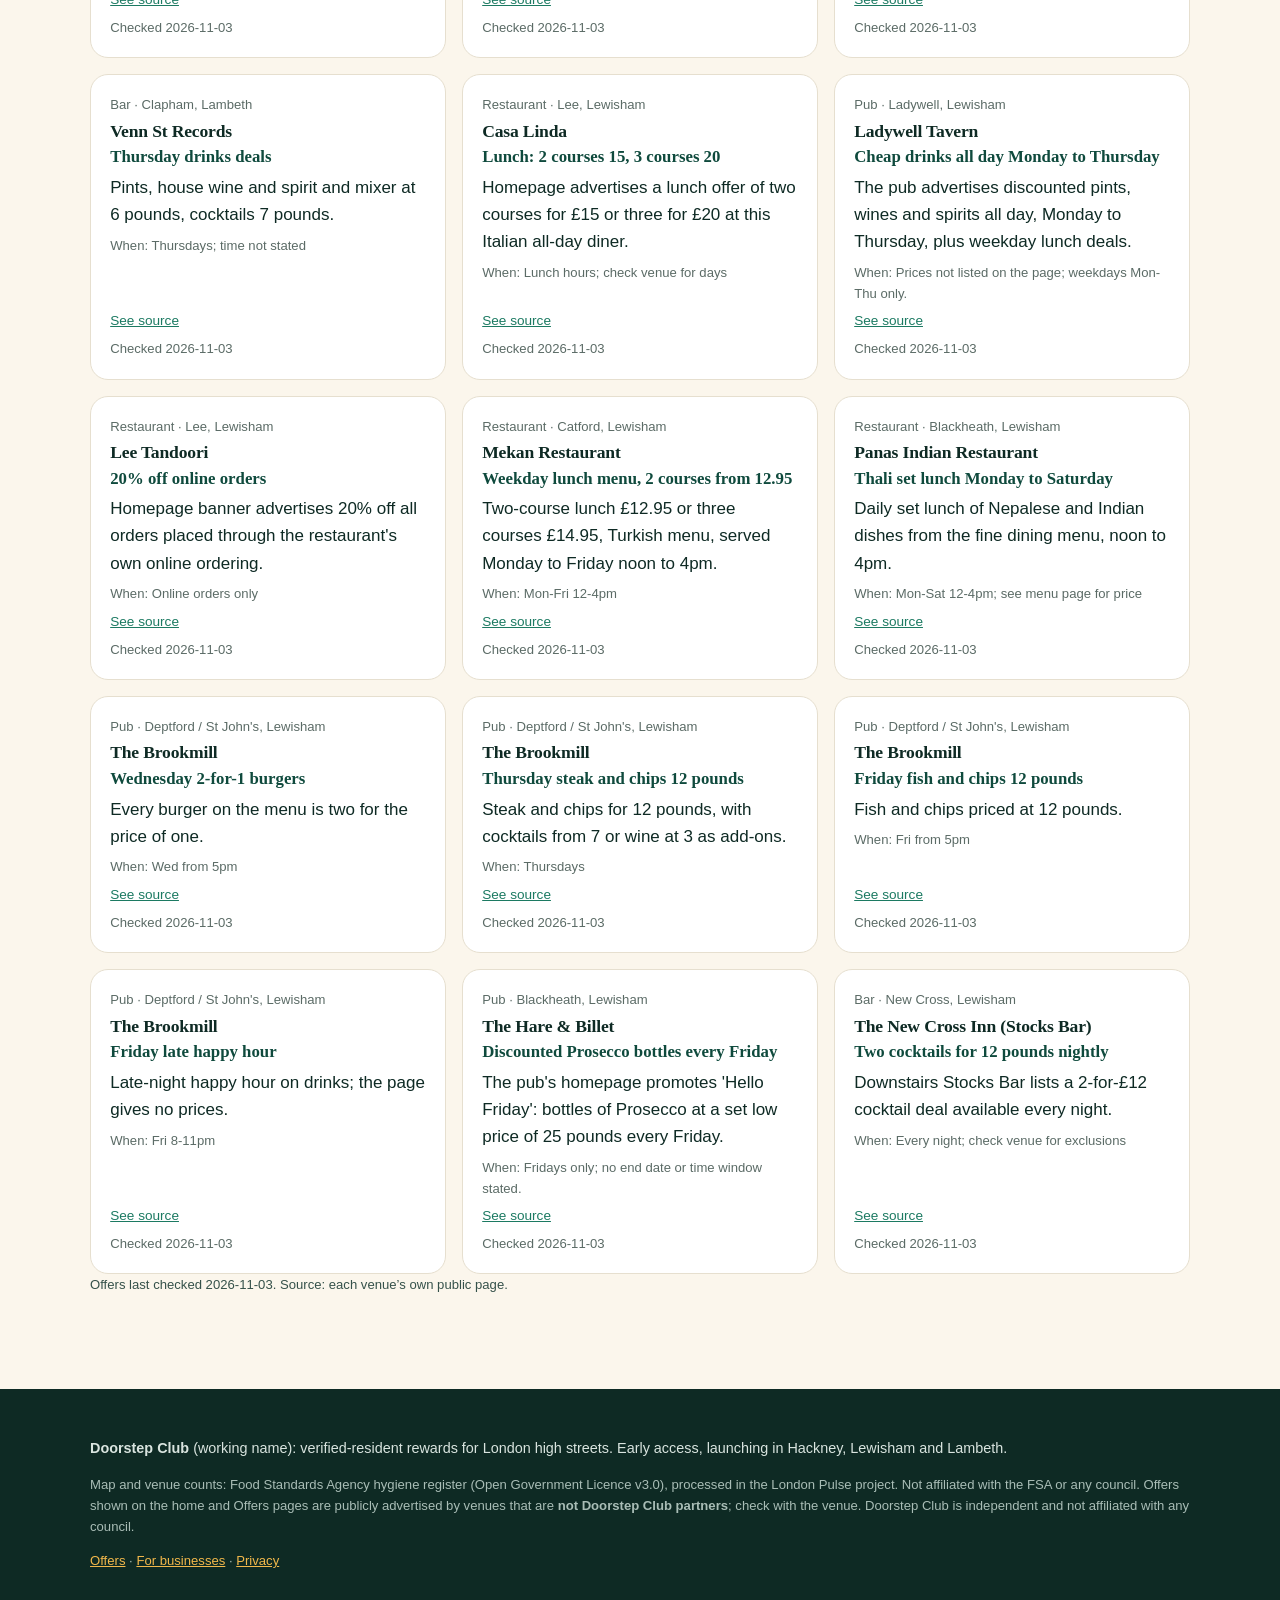
<file: site/offers.html>
<!DOCTYPE html>
<html lang="en-GB">
<head>
<meta charset="utf-8">
<meta name="viewport" content="width=device-width,initial-scale=1">
<title>Doorstep Club: real local offers in Hackney, Lewisham and Lambeth</title>
<meta name="description" content="Publicly advertised offers from independent London venues, each linked to its source.">
<meta property="og:title" content="Doorstep Club: real local offers in Hackney, Lewisham and Lambeth"><meta property="og:description" content="Publicly advertised offers from independent London venues, each linked to its source."><meta property="og:type" content="website">

<meta name="theme-color" content="#0f4a3d">
<meta property="og:image" content="https://cloudcruncher.github.io/london-locals/img/og.png"><meta name="twitter:card" content="summary_large_image">
<link rel="icon" href="img/favicon.svg" type="image/svg+xml">
<link rel="stylesheet" href="css/style.css">
</head>
<body class="res">
<a class="sr" href="#main">Skip to content</a>
<header class="top"><div class="wrap">
<a class="logo" href="index.html" aria-label="Doorstep Club home"><svg viewBox="0 0 32 32" aria-hidden="true"><rect width="32" height="32" rx="9" fill="#0f4a3d"/><path d="M16 5c-4.6 0-8 3.4-8 7.8 0 5.3 8 14.2 8 14.2s8-8.9 8-14.2C24 8.4 20.6 5 16 5z" fill="#ff6b4a"/><circle cx="16" cy="12.8" r="3.2" fill="#fbf6ec"/></svg>Doorstep Club</a>
<nav class="main" aria-label="Main"><a class="hide-sm" href="index.html#how">How it works</a><a href="offers.html">Offers</a><a href="index.html#boroughs">Boroughs</a><a class="aud" href="business.html">For businesses &rarr;</a><a class="btn sm" href="index.html#join">Join free</a></nav>
</div></header>

<main id="main">
<section class="pagehead"><div class="wrap">
<span class="num">LIVE DIRECTORY</span><h1>Real local offers, found for you.</h1>
<p class="lead">Offers that independent venues in Hackney, Lewisham and Lambeth already advertise publicly. Every card links to the venue's own page so you can check it.</p>
<p class="fine">These venues are not Doorstep Club partners yet and have not paid or asked to be listed. Offers change: always confirm with the venue. Venue owner? <a href="business.html#apply">Claim your listing</a> to edit it, or email <a href="mailto:robinsaini156@gmail.com">robinsaini156@gmail.com</a> to have it removed within 48 hours.</p>
</div></section>
<section><div class="wrap">
<div class="chips" id="bchips" role="group" aria-label="Borough"></div>
<div class="chips" id="tchips" role="group" aria-label="Venue type"></div>
<label class="sr" for="q">Search offers</label><input id="q" type="search" placeholder="Search by name, area or offer" style="width:100%;max-width:420px;padding:.7rem 1rem;border-radius:12px;border:1.5px solid var(--line);background:var(--paper);color:var(--ink)">
<p id="count" class="fine" aria-live="polite"></p>
<div class="offers" id="grid"></div>
<p class="fine asof" id="asof"></p>
</div></section>
</main>
<script src="config.js"></script>
<script src="js/offers.js"></script>
<footer><div class="wrap">
<p><b>Doorstep Club</b> (working name): verified-resident rewards for London high streets. Early access, launching in Hackney, Lewisham and Lambeth.</p>
<p class="fine">Map and venue counts: Food Standards Agency hygiene register (Open Government Licence v3.0), processed in the London Pulse project. Not affiliated with the FSA or any council. Offers shown on the home and Offers pages are publicly advertised by venues that are <b>not Doorstep Club partners</b>; check with the venue. Doorstep Club is independent and not affiliated with any council.</p>
<p class="fine"><a href="offers.html">Offers</a> &middot; <a href="business.html">For businesses</a> &middot; <a href="privacy.html">Privacy</a></p>
</div></footer>
</body></html>
</file>
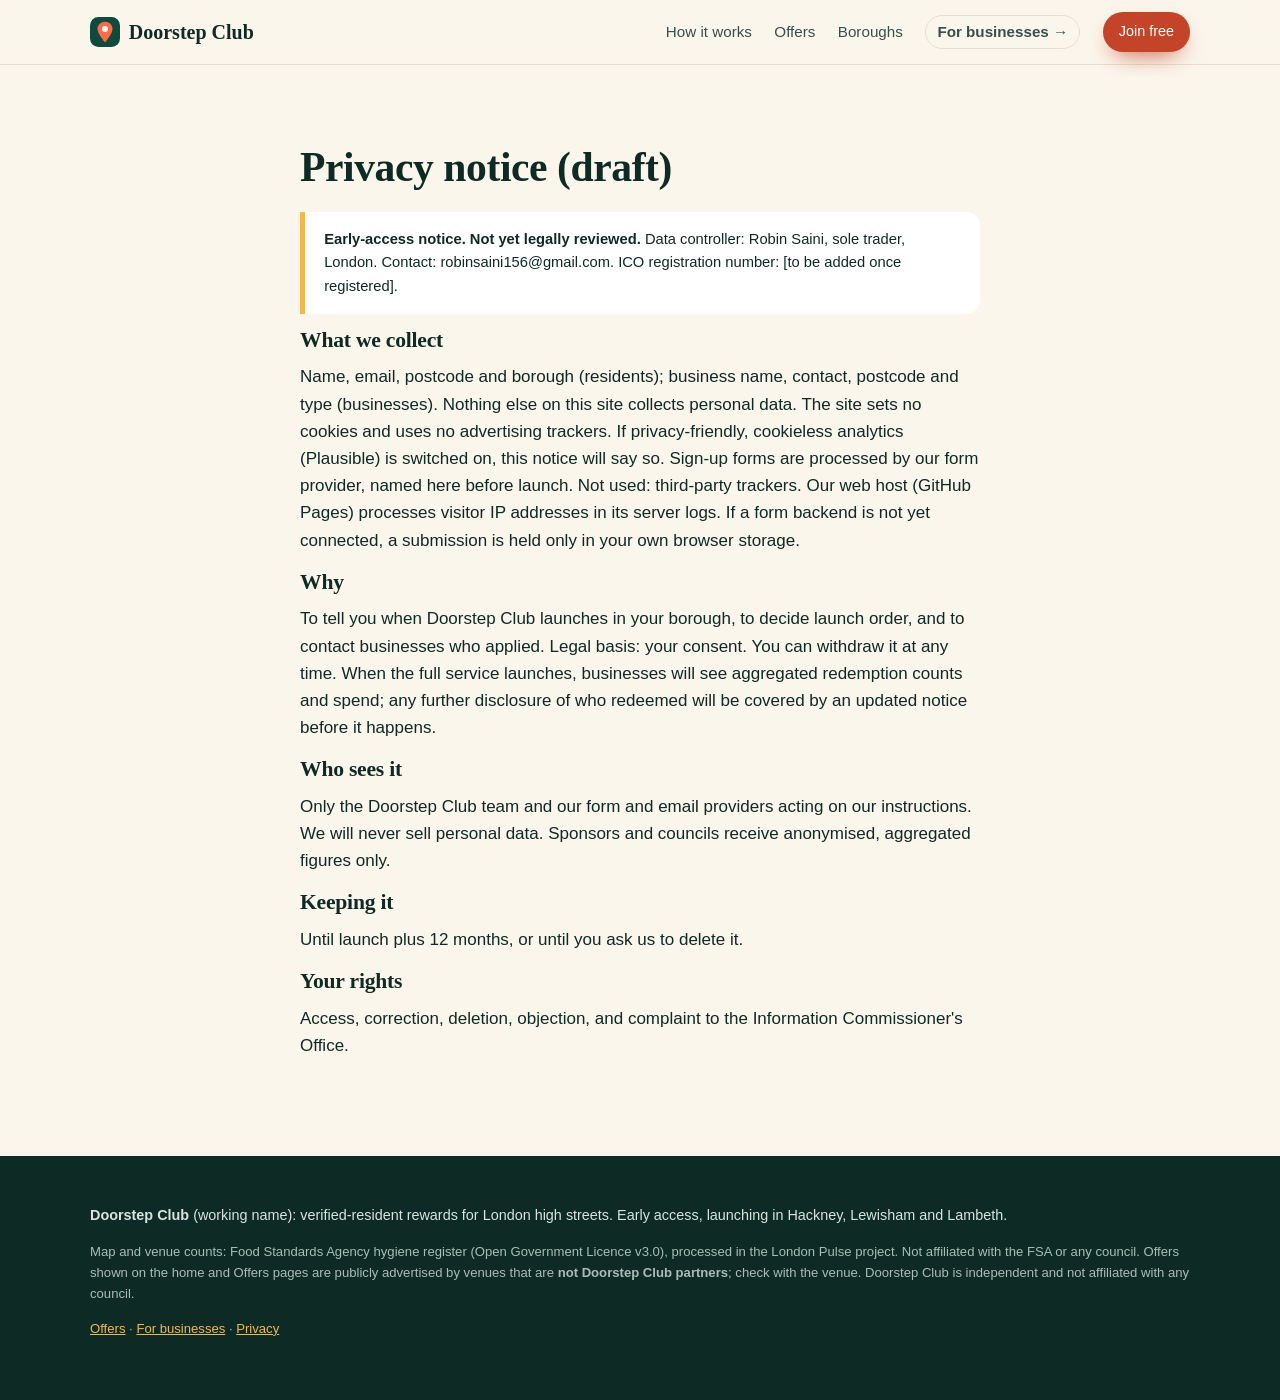
<file: site/privacy.html>
<!DOCTYPE html>
<html lang="en-GB">
<head>
<meta charset="utf-8">
<meta name="viewport" content="width=device-width,initial-scale=1">
<title>Doorstep Club: privacy notice (draft)</title>
<meta name="description" content="How Doorstep Club handles your data.">
<meta property="og:title" content="Doorstep Club: privacy notice (draft)"><meta property="og:description" content="How Doorstep Club handles your data."><meta property="og:type" content="website">

<meta name="theme-color" content="#0f4a3d">
<meta property="og:image" content="https://cloudcruncher.github.io/london-locals/img/og.png"><meta name="twitter:card" content="summary_large_image">
<link rel="icon" href="img/favicon.svg" type="image/svg+xml">
<link rel="stylesheet" href="css/style.css">
</head>
<body class="res">
<a class="sr" href="#main">Skip to content</a>
<header class="top"><div class="wrap">
<a class="logo" href="index.html" aria-label="Doorstep Club home"><svg viewBox="0 0 32 32" aria-hidden="true"><rect width="32" height="32" rx="9" fill="#0f4a3d"/><path d="M16 5c-4.6 0-8 3.4-8 7.8 0 5.3 8 14.2 8 14.2s8-8.9 8-14.2C24 8.4 20.6 5 16 5z" fill="#ff6b4a"/><circle cx="16" cy="12.8" r="3.2" fill="#fbf6ec"/></svg>Doorstep Club</a>
<nav class="main" aria-label="Main"><a class="hide-sm" href="index.html#how">How it works</a><a href="offers.html">Offers</a><a href="index.html#boroughs">Boroughs</a><a class="aud" href="business.html">For businesses &rarr;</a><a class="btn sm" href="index.html#join">Join free</a></nav>
</div></header>

<main id="main"><section><div class="wrap" style="max-width:720px">
<h1 style="font-size:2.6rem">Privacy notice (draft)</h1>
<p class="note"><b>Early-access notice. Not yet legally reviewed.</b> <span id="ctrl">Data controller: Robin Saini, sole trader, London. Contact: robinsaini156@gmail.com. ICO registration number: [to be added once registered].</span></p>
<h3>What we collect</h3><p>Name, email, postcode and borough (residents); business name, contact, postcode and type (businesses). Nothing else on this site collects personal data. The site sets no cookies and uses no advertising trackers. If privacy-friendly, cookieless analytics (Plausible) is switched on, this notice will say so. Sign-up forms are processed by our form provider, named here before launch. Not used: third-party trackers. Our web host (GitHub Pages) processes visitor IP addresses in its server logs. If a form backend is not yet connected, a submission is held only in your own browser storage.</p>
<h3>Why</h3><p>To tell you when Doorstep Club launches in your borough, to decide launch order, and to contact businesses who applied. Legal basis: your consent. You can withdraw it at any time. When the full service launches, businesses will see aggregated redemption counts and spend; any further disclosure of who redeemed will be covered by an updated notice before it happens.</p>
<h3>Who sees it</h3><p>Only the Doorstep Club team and our form and email providers acting on our instructions. We will never sell personal data. Sponsors and councils receive anonymised, aggregated figures only.</p>
<h3>Keeping it</h3><p>Until launch plus 12 months, or until you ask us to delete it.</p>
<h3>Your rights</h3><p>Access, correction, deletion, objection, and complaint to the Information Commissioner's Office.</p>
</div></section></main>
<script src="config.js"></script>
<script src="js/main.js"></script>
<footer><div class="wrap">
<p><b>Doorstep Club</b> (working name): verified-resident rewards for London high streets. Early access, launching in Hackney, Lewisham and Lambeth.</p>
<p class="fine">Map and venue counts: Food Standards Agency hygiene register (Open Government Licence v3.0), processed in the London Pulse project. Not affiliated with the FSA or any council. Offers shown on the home and Offers pages are publicly advertised by venues that are <b>not Doorstep Club partners</b>; check with the venue. Doorstep Club is independent and not affiliated with any council.</p>
<p class="fine"><a href="offers.html">Offers</a> &middot; <a href="business.html">For businesses</a> &middot; <a href="privacy.html">Privacy</a></p>
</div></footer>
</body></html>
</file>
<file: site/css/style.css>
:root{--btn:#c4442a;--fill:#0f4a3d;--ink:#0e2a24;--ink2:#35514a;--cream:#fbf6ec;--paper:#fff;--line:#e6dfcf;--green:#0f4a3d;--green2:#1c7a62;--coral:#c4442a;--gold:#f2b84b;--sky:#bfe3da;--shadow:0 20px 50px -20px rgba(14,42,36,.35)}
@media (prefers-color-scheme:dark){:root{--ink:#f3efe4;--ink2:#b9c6c0;--cream:#0b1a17;--paper:#12261f;--line:#25403a;--green:#2fa588;--coral:#ff8a6b;--green2:#4fc3a1;--sky:#17372f;--shadow:0 20px 50px -20px rgba(0,0,0,.7)}}
*{box-sizing:border-box}html{scroll-behavior:smooth}
body{margin:0;background:var(--cream);color:var(--ink);font:17px/1.6 -apple-system,BlinkMacSystemFont,"Segoe UI",Roboto,sans-serif;-webkit-font-smoothing:antialiased}
h1,h2,h3{font-family:Georgia,"Iowan Old Style","Times New Roman",serif;line-height:1.1;margin:0 0 .5em;letter-spacing:-.01em}
h1{font-size:clamp(2.6rem,6.2vw,5rem)}h2{font-size:clamp(1.9rem,4vw,3rem)}h3{font-size:1.35rem}
a{color:var(--green2)}p{margin:0 0 1em}
.wrap{max-width:1140px;margin:0 auto;padding:0 1.25rem}
.sr{position:absolute;left:-9999px}.sr:focus{left:1rem;top:1rem;z-index:99;background:var(--paper);padding:.6rem 1rem;border-radius:8px}
:focus-visible{outline:3px solid var(--coral);outline-offset:3px;border-radius:6px}
header.top{position:sticky;top:0;z-index:20;backdrop-filter:blur(14px);background:color-mix(in srgb,var(--cream) 82%,transparent);border-bottom:1px solid var(--line)}
header.top .wrap{display:flex;align-items:center;justify-content:space-between;height:64px;gap:1rem}
.logo{display:flex;align-items:center;gap:.55rem;font:700 1.25rem Georgia,serif;color:var(--ink);text-decoration:none}
.logo svg{width:30px;height:30px}
nav.main{display:flex;gap:1.4rem;align-items:center;font-size:.95rem}
nav.main a{color:var(--ink2);text-decoration:none}nav.main a:hover{color:var(--coral)}
.btn{display:inline-flex;align-items:center;gap:.5rem;background:var(--btn);color:#fff;border:0;border-radius:99px;padding:.8rem 1.4rem;font:600 1rem inherit;text-decoration:none;cursor:pointer;transition:transform .2s,box-shadow .2s;box-shadow:0 10px 24px -10px var(--btn)}
.btn:hover{transform:translateY(-2px);box-shadow:0 16px 30px -10px var(--btn)}
.btn.alt{background:transparent;color:var(--ink);border:2px solid var(--ink);box-shadow:none}
.btn.sm{padding:.5rem 1rem;font-size:.9rem}
@media(max-width:760px){nav.main a:not(.btn){display:none}}
/* hero */
.hero{position:relative;overflow:hidden;background:radial-gradient(1200px 600px at 75% 20%,color-mix(in srgb,var(--sky) 70%,transparent),transparent),var(--cream)}
.hero .wrap{display:grid;grid-template-columns:1.05fr 1fr;gap:2rem;align-items:center;padding-top:3.5rem;padding-bottom:3rem}
@media(max-width:900px){.hero .wrap{grid-template-columns:1fr}}
.eyebrow{display:inline-block;font:600 .8rem/1 inherit;letter-spacing:.14em;text-transform:uppercase;color:var(--green2);background:var(--paper);border:1px solid var(--line);padding:.5rem .8rem;border-radius:99px;margin-bottom:1.2rem}
.hero h1 em{font-style:normal;color:var(--coral);position:relative}@media(min-width:520px){.hero h1 em{white-space:nowrap}}
.hero h1 em::after{content:"";position:absolute;left:0;right:0;bottom:.05em;height:.12em;background:var(--gold);border-radius:4px;transform-origin:left;animation:underline 1.2s .8s both cubic-bezier(.2,.8,.2,1)}
@keyframes underline{from{transform:scaleX(0)}}
.lead{font-size:1.2rem;color:var(--ink2);max-width:34rem}
.cta{display:flex;gap:.8rem;flex-wrap:wrap;margin:1.5rem 0 1rem}
.mapbox{position:relative;aspect-ratio:1.27;border-radius:28px;background:var(--green);box-shadow:var(--shadow);overflow:hidden}
.mapbox canvas{position:absolute;inset:0;width:100%;height:100%}
.tip{position:absolute;pointer-events:none;background:var(--paper);color:var(--ink);padding:.45rem .7rem;border-radius:10px;font-size:.85rem;box-shadow:var(--shadow);transform:translate(-50%,-130%);opacity:0;transition:opacity .15s;white-space:nowrap}
.mapnote{position:absolute;left:14px;top:12px;color:#d6efe7;font-size:.75rem;opacity:.85;max-width:70%}
.phone{position:absolute;right:10px;bottom:-34px;width:118px;aspect-ratio:9/18;background:#101b18;border-radius:26px;padding:7px;box-shadow:var(--shadow);animation:float 6s ease-in-out infinite;transform:rotate(6deg)}
@media(max-width:600px){.phone{width:110px;right:4px}}
.phone .scr{height:100%;background:#fbf6ec;border-radius:20px;padding:10px 8px;display:flex;flex-direction:column;gap:6px;color:#0e2a24;font-size:8px;overflow:hidden}
.phone .pass{background:var(--green);color:#fff;border-radius:10px;padding:8px}
.phone .pass b{display:block;font:700 10px Georgia,serif}
.qr{width:46px;height:46px;margin:6px auto 0;background:conic-gradient(#fff 25%,#0e2a24 0 50%,#fff 0 75%,#0e2a24 0) 0 0/10px 10px;border:3px solid #fff;border-radius:4px;position:relative;overflow:hidden}
.qr::after{content:"";position:absolute;left:0;right:0;height:6px;background:linear-gradient(transparent,rgba(255,107,74,.8),transparent);animation:scan 2.2s linear infinite}
@keyframes scan{from{top:-6px}to{top:46px}}
.phone .mini{background:#fff;border-radius:8px;padding:5px 6px;border:1px solid #eadfc9}
.phone .mini i{color:var(--coral);font-style:normal;font-weight:700}
@keyframes float{50%{transform:rotate(6deg) translateY(-12px)}}
/* sections */
section{padding:5rem 0}
.stats{background:var(--fill);color:#fff;padding:2.2rem 0}
.stats .wrap{display:grid;grid-template-columns:repeat(auto-fit,minmax(170px,1fr));gap:1.5rem;text-align:center}
.stats b{display:block;font:700 clamp(2rem,4vw,3rem) Georgia,serif;color:var(--gold)}
.stats span{font-size:.9rem;opacity:.85}
.steps{display:grid;grid-template-columns:repeat(auto-fit,minmax(250px,1fr));gap:1.4rem;margin-top:2.2rem}
.card{background:var(--paper);border:1px solid var(--line);border-radius:22px;padding:1.6rem;box-shadow:0 1px 0 var(--line);transition:transform .25s,box-shadow .25s}
.card:hover{transform:translateY(-6px);box-shadow:var(--shadow)}
.card .ico{width:64px;height:64px;margin-bottom:1rem}
.num{font:700 .9rem inherit;color:var(--coral);letter-spacing:.1em}
.offers{display:grid;grid-template-columns:repeat(auto-fit,minmax(240px,1fr));gap:1.2rem;margin-top:2rem}
.offer{border-radius:22px;padding:1.4rem;color:#fff;min-height:210px;display:flex;flex-direction:column;justify-content:space-between;position:relative;overflow:hidden;transition:transform .3s}
.offer:hover{transform:rotate(-1.2deg) scale(1.02)}
.offer .pct{font:700 3.2rem/1 Georgia,serif}
.offer small{opacity:.9}
.offer .tagx{position:absolute;top:12px;right:12px;font-size:.65rem;background:rgba(0,0,0,.28);padding:.2rem .5rem;border-radius:99px;letter-spacing:.05em}
.o1{background:linear-gradient(135deg,#0f4a3d,#1c7a62)}.o2{background:linear-gradient(135deg,#a8361e,#c4442a)}.o3{background:linear-gradient(135deg,#5b3d99,#8f6fe0)}.o4{background:linear-gradient(135deg,#c9871a,#f2b84b);color:#2a1d00}
.days{display:grid;grid-template-columns:repeat(auto-fit,minmax(200px,1fr));gap:1rem;margin-top:1.6rem}
.day{background:var(--paper);border:1px dashed var(--green2);border-radius:18px;padding:1rem 1.2rem}
.day b{font:700 1.8rem Georgia,serif;color:var(--coral);display:block}
.split{display:grid;grid-template-columns:1fr 1fr;gap:3rem;align-items:center}
@media(max-width:860px){.split{grid-template-columns:1fr}}
.dash{background:var(--paper);border:1px solid var(--line);border-radius:22px;padding:1.4rem;box-shadow:var(--shadow)}
.dash h4{margin:0 0 .8rem;font:600 .8rem inherit;text-transform:uppercase;letter-spacing:.12em;color:var(--ink2)}
.bar{display:flex;align-items:center;gap:.7rem;margin:.55rem 0;font-size:.9rem}
.bar span{width:105px;color:var(--ink2)}.bar i{display:block;height:14px;border-radius:99px;background:linear-gradient(90deg,var(--green2),var(--gold));width:0;transition:width 1.4s cubic-bezier(.2,.8,.2,1)}.bar b{min-width:3.5rem}
.kpis{display:grid;grid-template-columns:repeat(3,1fr);gap:.8rem;margin-bottom:1rem}
.kpis div{background:var(--cream);border-radius:14px;padding:.7rem;text-align:center}
.kpis b{display:block;font:700 1.5rem Georgia,serif;color:var(--green2)}.kpis small{color:var(--ink2)}
.chips{display:flex;gap:.5rem;flex-wrap:wrap;margin:1rem 0}
.chip{border:1.5px solid var(--line);background:var(--paper);color:var(--ink);padding:.45rem .9rem;border-radius:99px;cursor:pointer;font:500 .9rem inherit}
.chip[aria-pressed=true]{background:var(--fill);color:#fff;border-color:var(--fill)}
.money-band{background:linear-gradient(160deg,var(--fill),#06231d);color:#fff}
.money-band h2,.money-band p{color:#fff}.money-band .big{font:700 clamp(2.4rem,6vw,4.5rem) Georgia,serif;color:var(--gold)}
.flow{display:grid;grid-template-columns:repeat(auto-fit,minmax(200px,1fr));gap:1rem;margin-top:1.6rem}
.flow div{background:rgba(255,255,255,.08);border:1px solid rgba(255,255,255,.15);border-radius:18px;padding:1.1rem}
.flow b{font:700 1.7rem Georgia,serif;color:var(--gold);display:block}
form.f{display:grid;gap:.9rem;max-width:560px}
form.f label{display:grid;gap:.3rem;font-weight:600;font-size:.92rem}
form.f input,form.f select,form.f textarea{padding:.8rem 1rem;border-radius:12px;border:1.5px solid var(--line);background:var(--paper);color:var(--ink);font:1rem inherit}
form.f .row{display:grid;grid-template-columns:1fr 1fr;gap:.9rem}
@media(max-width:560px){form.f .row{grid-template-columns:1fr}}
.msg{padding:.9rem 1.1rem;border-radius:12px;background:var(--sky);color:var(--ink);display:none}
.msg.show{display:block}
.fine{font-size:.82rem;color:var(--ink2)}
.js .reveal{opacity:0;transform:translateY(28px);transition:opacity .8s,transform .8s cubic-bezier(.2,.8,.2,1)}
.js .reveal.in{opacity:1;transform:none}
footer{background:var(--ink);color:#d9e4df;padding:3rem 0;font-size:.9rem}
@media(prefers-color-scheme:dark){footer{background:#06100d}}
footer a{color:var(--gold)}
/* money page */
.ctl{display:grid;grid-template-columns:repeat(auto-fit,minmax(210px,1fr));gap:.8rem 1.2rem;background:var(--paper);border:1px solid var(--line);border-radius:20px;padding:1.2rem}
.ctl label{display:grid;gap:.2rem;font-size:.82rem;font-weight:600;color:var(--ink2)}
.ctl output{font:700 1rem Georgia,serif;color:var(--ink)}
.ctl input[type=range]{width:100%;accent-color:var(--coral)}
.seg{display:inline-flex;border:1.5px solid var(--ink);border-radius:99px;overflow:hidden;margin:1rem 0}
.seg button{border:0;background:transparent;color:var(--ink);padding:.5rem 1.1rem;font:600 .9rem inherit;cursor:pointer}
.seg button[aria-pressed=true]{background:var(--ink);color:var(--cream)}
.hl{display:grid;grid-template-columns:repeat(auto-fit,minmax(200px,1fr));gap:1rem;margin:1.5rem 0}
.hl div{background:var(--paper);border:1px solid var(--line);border-radius:18px;padding:1rem 1.2rem}
.hl b{font:700 2rem Georgia,serif;display:block}.pos{color:var(--green2)}.neg{color:var(--coral)}
svg text{font-family:-apple-system,sans-serif}
.tbl{width:100%;border-collapse:collapse;font-size:.92rem}
.tbl th,.tbl td{padding:.55rem .7rem;border-bottom:1px solid var(--line);text-align:right}.tbl th:first-child,.tbl td:first-child{text-align:left}
.note{background:var(--paper);border-left:5px solid var(--gold);padding:1rem 1.2rem;border-radius:0 14px 14px 0;font-size:.92rem}
@media(prefers-reduced-motion:reduce){.draw{stroke-dashoffset:0!important}*{animation:none!important;transition:none!important}.reveal{opacity:1;transform:none}html{scroll-behavior:auto}}
@keyframes dash{to{stroke-dashoffset:0}}
.draw{stroke-dasharray:1;stroke-dashoffset:1;animation:dash 1.6s forwards}
.tblwrap{overflow-x:auto}
.skyline{display:block;width:100%;height:auto;color:var(--green);opacity:.9}
.badge-live{display:inline-flex;align-items:center;gap:.4rem;font-size:.8rem;color:var(--ink2)}
.badge-live::before{content:"";width:9px;height:9px;border-radius:50%;background:var(--coral);animation:pulse 1.8s infinite}
@keyframes pulse{0%{box-shadow:0 0 0 0 rgba(255,107,74,.6)}100%{box-shadow:0 0 0 14px rgba(255,107,74,0)}}
.marquee{overflow:hidden;white-space:nowrap;border-block:1px solid var(--line);padding:.8rem 0;background:var(--paper)}
.marquee div{display:inline-block;animation:slide 40s linear infinite;font:600 1.1rem Georgia,serif;color:var(--ink2)}
.marquee span{margin:0 1.6rem}.marquee span::before{content:"\2726";color:var(--coral);margin-right:1.6rem}
@keyframes slide{to{transform:translateX(-50%)}}

footer .fine{color:#a9bdb6}
.hl.three{grid-template-columns:repeat(3,1fr)}@media(max-width:700px){.hl.three{grid-template-columns:1fr 1fr}}
section.tight{padding:2rem 0}
.pagehead{background:radial-gradient(900px 400px at 80% 0,color-mix(in srgb,var(--sky) 60%,transparent),transparent),var(--cream)}
.pagehead .wrap{padding-top:3rem;padding-bottom:2rem;max-width:820px}
.dir{display:grid;grid-template-columns:repeat(auto-fill,minmax(280px,1fr));gap:1rem;margin-top:1rem}
.dcard{background:var(--paper);border:1px solid var(--line);border-radius:18px;padding:1.2rem;display:flex;flex-direction:column;gap:.4rem}
.dcard h3{margin:0;font-size:1.1rem}.dcard .meta{font-size:.82rem;color:var(--muted,#5b6b66)}
.dcard .ot{font:700 1.05rem Georgia,serif;color:var(--fill)}
.dcard a.src{margin-top:auto;font-size:.85rem}
@media(prefers-color-scheme:dark){.dcard .ot{color:var(--coral)}}
.pagehead h1{font-size:clamp(2rem,5vw,3.2rem);margin:.3rem 0 1rem}
.pagehead+section{padding-top:1.5rem}
.pagehead .wrap{padding-bottom:1rem}
.pagehead{padding:0}
@media(max-width:760px){
 nav.main a:not(.btn){display:inline}nav.main a.hide-sm{display:none}
 header.top .wrap{height:auto;min-height:64px;flex-wrap:wrap;padding-top:.5rem;padding-bottom:.5rem}
 nav.main{gap:.8rem;font-size:.85rem;flex-wrap:wrap}
}
nav.main a.aud{border:1.5px solid var(--line);border-radius:99px;padding:.25rem .7rem;font-weight:600}
body.biz header.top{background:#0f4a3d;border-bottom-color:#0f4a3d}
body.biz header.top .logo,body.biz header.top nav.main a:not(.btn){color:#fbf6ec}
body.biz nav.main a.aud{border-color:rgba(251,246,236,.4)}
body.biz header.top nav.main a:hover{color:#f2b84b}
nav.main a.btn{color:#fff}nav.main a.btn:hover{color:#fff}
:root{--muted:#5b6b66}@media(prefers-color-scheme:dark){:root{--muted:#a9bdb5}}
</file>
